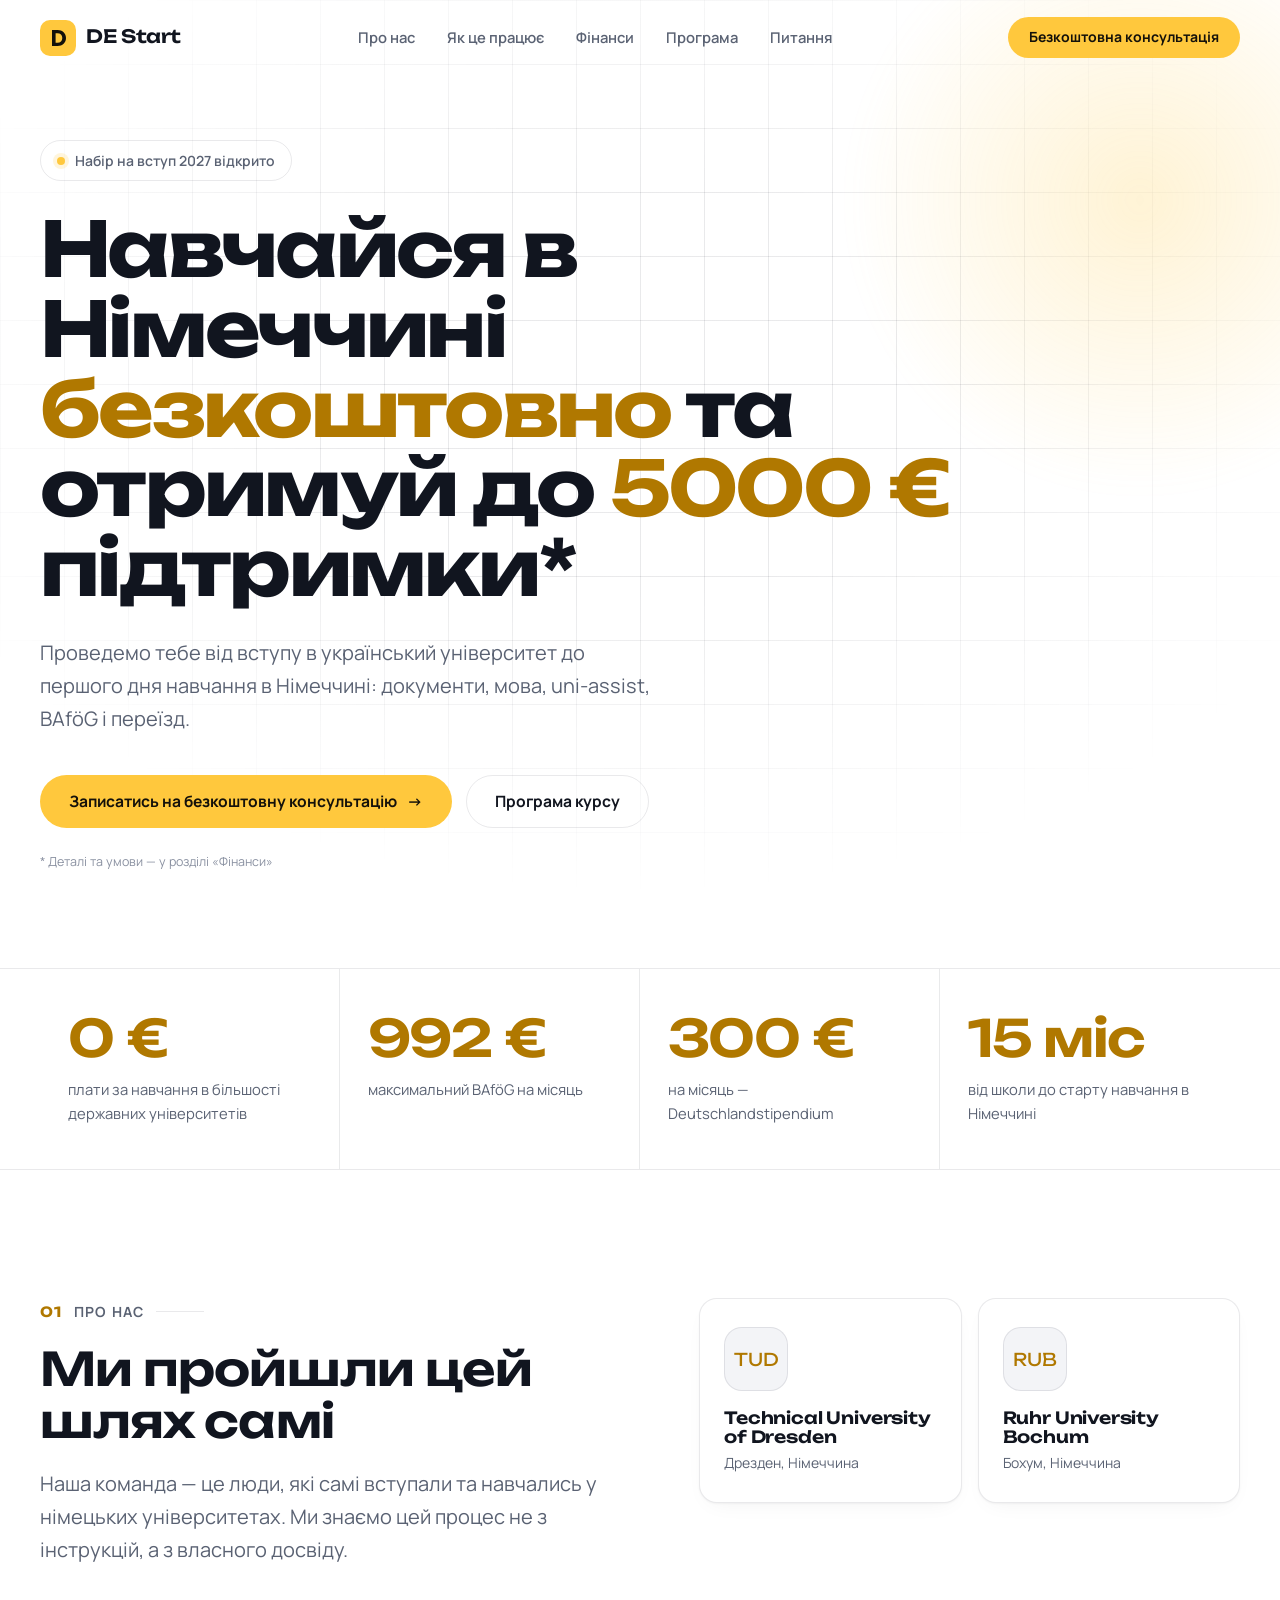
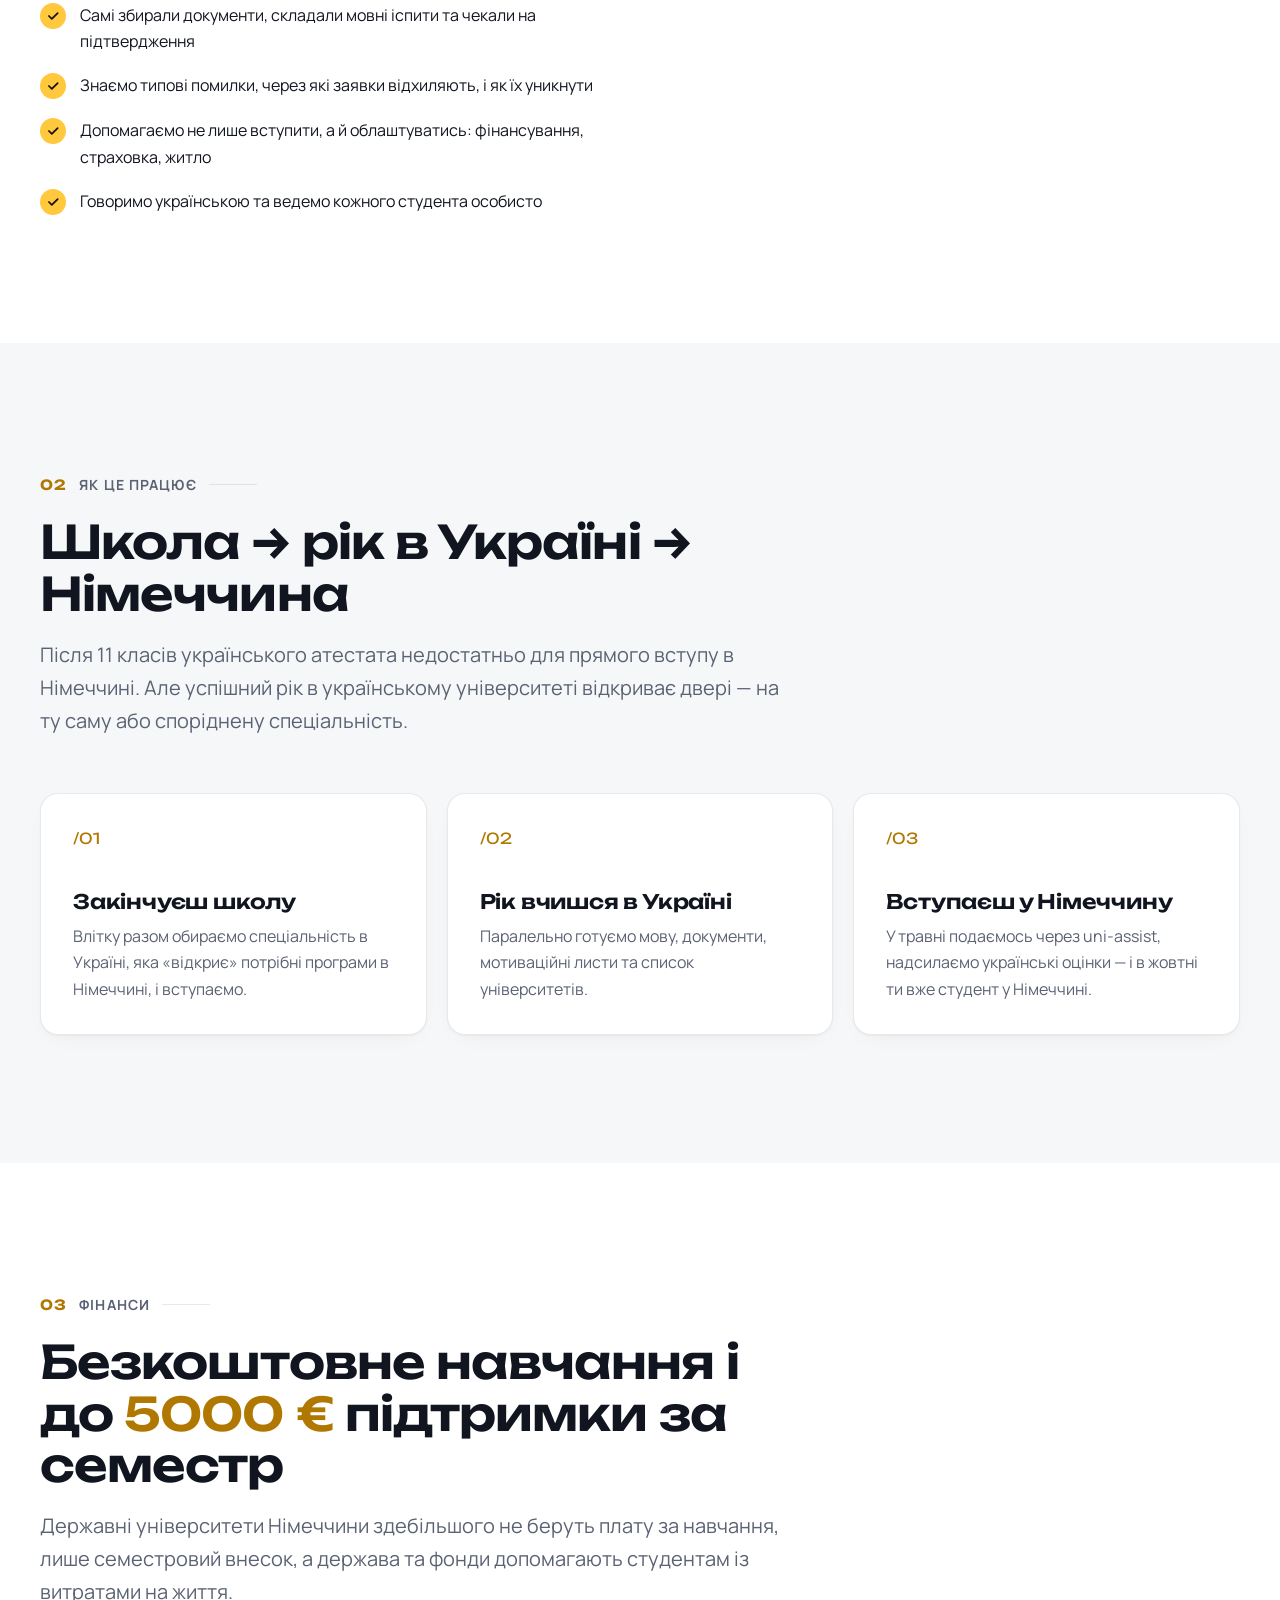
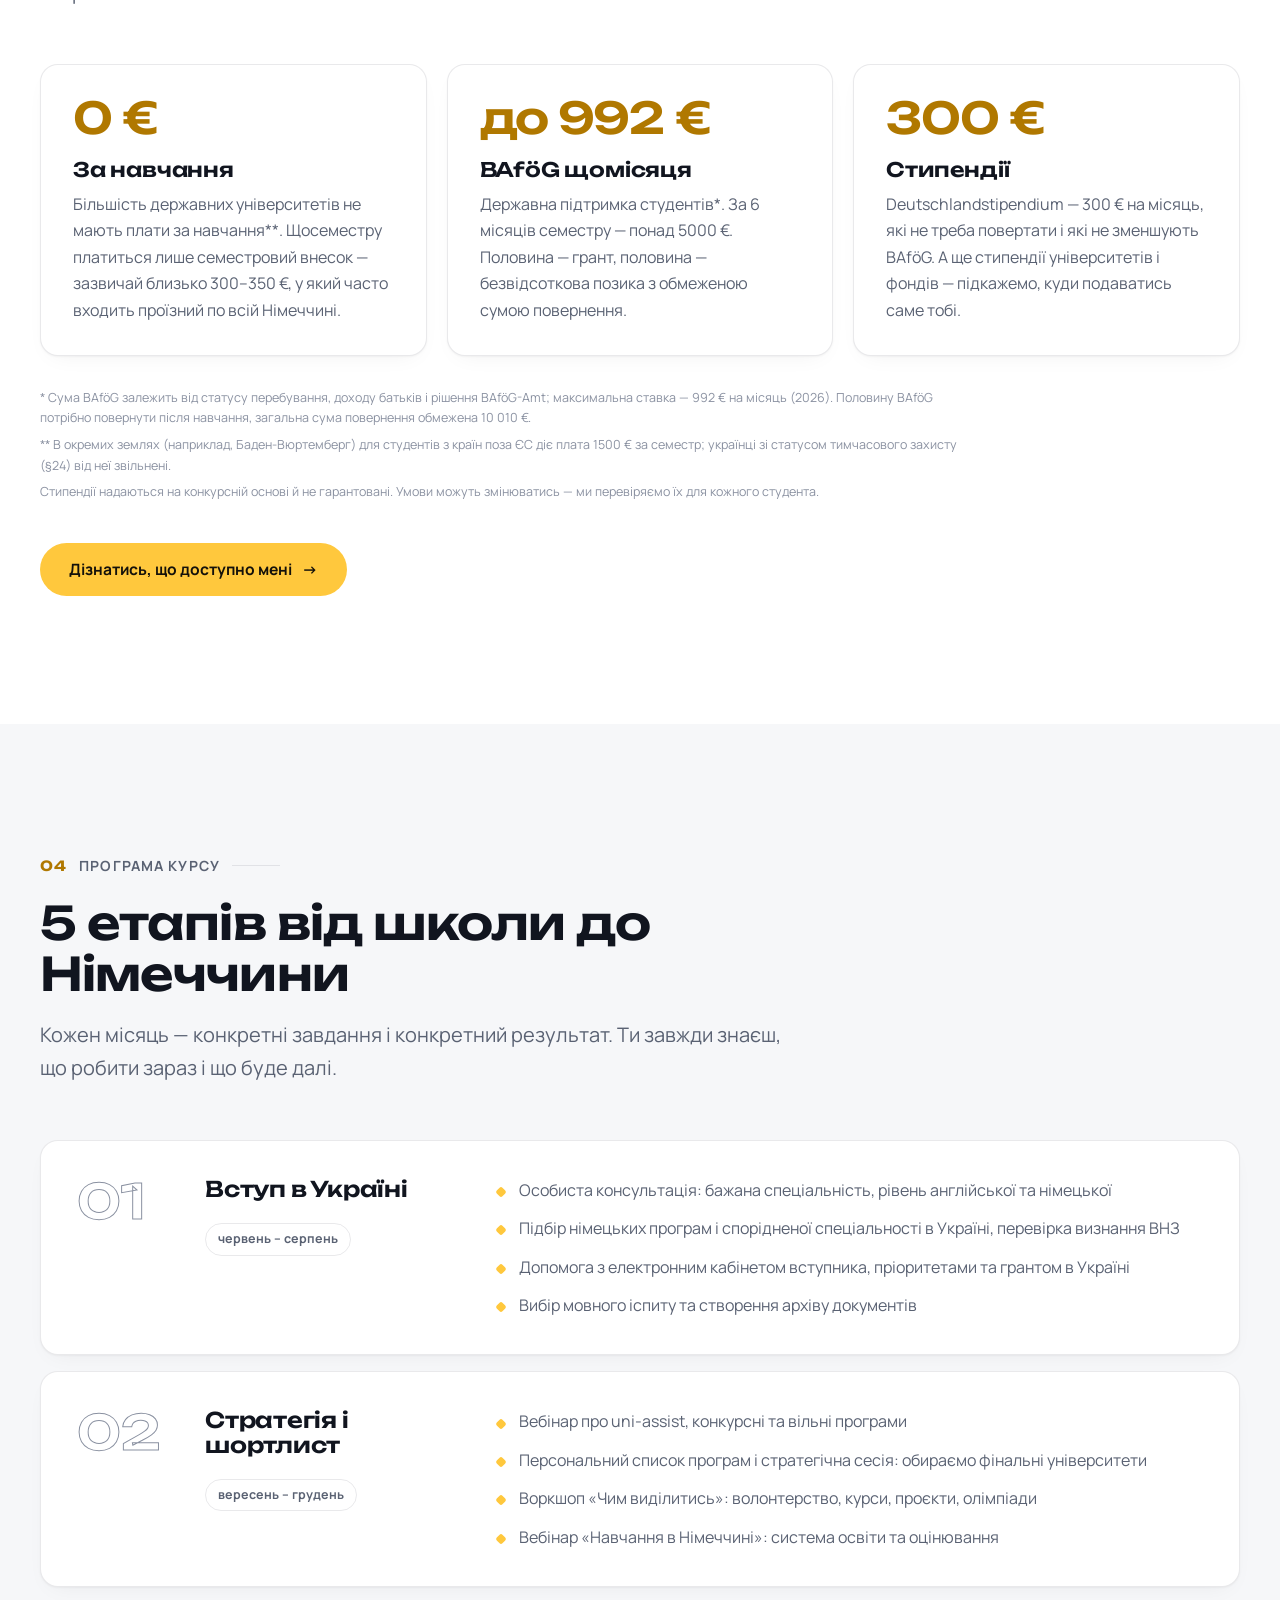
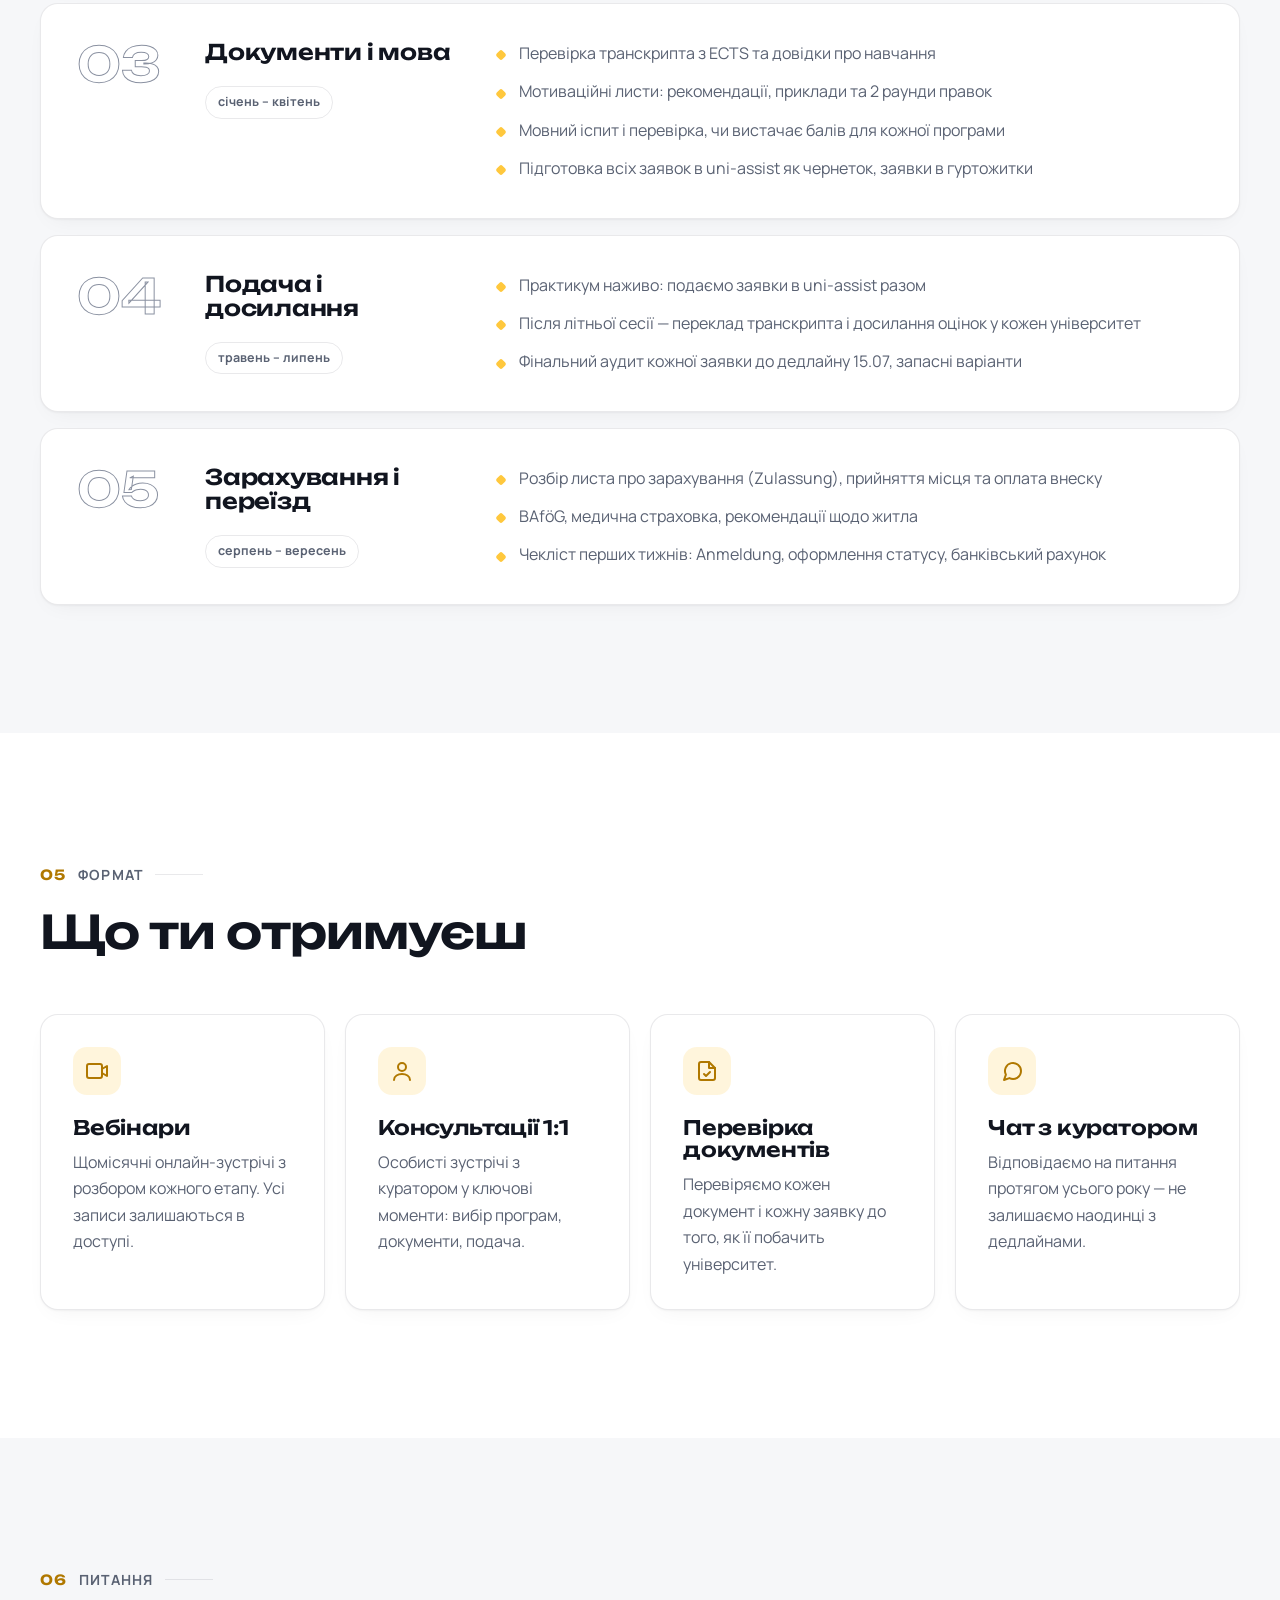
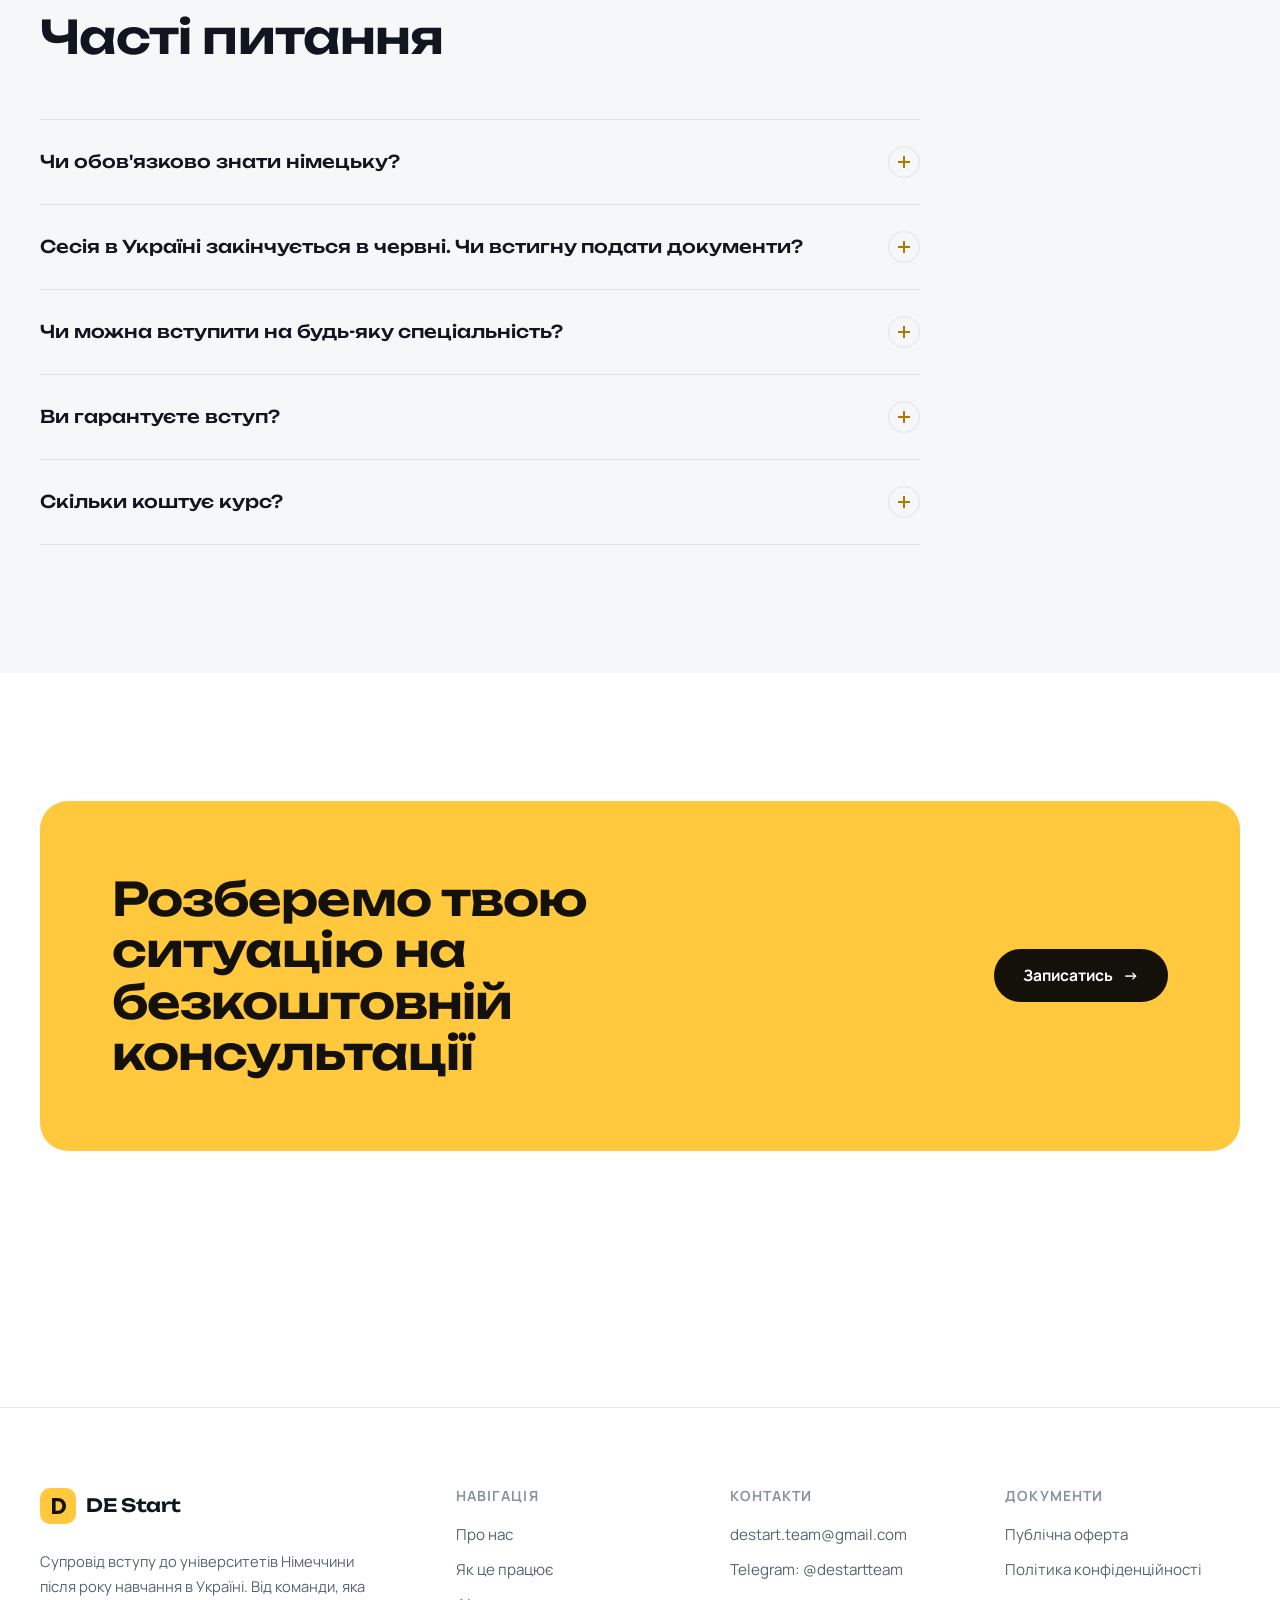
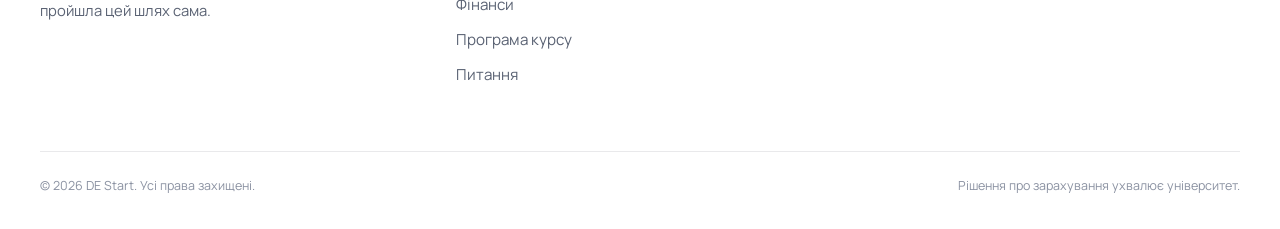
<file: index.html>
<!DOCTYPE html>
<html lang="uk" class="no-js">
<head>
  <meta charset="UTF-8">
  <meta name="viewport" content="width=device-width, initial-scale=1.0">
  <title>DE Start — вступ до університетів Німеччини</title>
  <meta name="description" content="Супровід вступу до німецьких університетів після року навчання в Україні: від вибору спеціальності до переїзду.">
  <meta name="theme-color" content="#ffffff">

  <!-- Open Graph -->
  <meta property="og:title" content="DE Start — вступ до університетів Німеччини">
  <meta property="og:description" content="Навчайся в Німеччині безкоштовно. Супровід від команди, яка пройшла цей шлях сама.">
  <meta property="og:type" content="website">

  <link rel="icon" href="assets/logo.svg" type="image/svg+xml">

  <!-- Fonts -->
  <link rel="preconnect" href="https://fonts.googleapis.com">
  <link rel="preconnect" href="https://fonts.gstatic.com" crossorigin>
  <link href="https://fonts.googleapis.com/css2?family=Manrope:wght@400;500;600;700;800&family=Unbounded:wght@500;600;700&display=swap" rel="stylesheet">

  <!-- Styles -->
  <link rel="stylesheet" href="css/variables.css">
  <link rel="stylesheet" href="css/base.css">
  <link rel="stylesheet" href="css/components.css">
  <link rel="stylesheet" href="css/sections.css">
  <link rel="stylesheet" href="css/responsive.css">
  <link rel="stylesheet" href="css/legal.css">
</head>
<body>

  <!-- ================= HEADER ================= -->
  <header class="header" data-header>
    <div class="container header__inner">
      <a href="#top" class="logo" aria-label="DE Start — на головну">
        <img class="logo__mark" src="assets/logo.svg" alt="" width="36" height="36">
        DE Start
      </a>

      <nav class="nav" id="nav" data-nav aria-label="Головне меню">
        <a class="nav__link" href="#about">Про нас</a>
        <a class="nav__link" href="#how">Як це працює</a>
        <a class="nav__link" href="#money">Фінанси</a>
        <a class="nav__link" href="#program">Програма</a>
        <a class="nav__link" href="#faq">Питання</a>
      </nav>

      <button class="btn btn--primary btn--small header__cta" type="button" data-modal-open>
        Безкоштовна консультація
      </button>

      <button class="burger" type="button" data-burger aria-label="Відкрити меню" aria-controls="nav" aria-expanded="false">
        <span></span>
      </button>
    </div>
  </header>

  <main>

    <!-- ================= HERO ================= -->
    <section class="hero" id="top">
      <div class="hero__grid-bg" aria-hidden="true"></div>
      <div class="hero__glow" aria-hidden="true"></div>

      <div class="container">
        <div class="hero__badge reveal">
          <span class="hero__badge-dot"></span>
          Набір на вступ 2027 відкрито
        </div>

        <h1 class="hero__title reveal">
          Навчайся в Німеччині <span class="text-accent">безкоштовно</span> та отримуй до <span class="text-accent">5000&nbsp;€</span> підтримки*
        </h1>

        <p class="hero__text reveal">
          Проведемо тебе від вступу в український університет до першого дня навчання в Німеччині: документи, мова, uni-assist, BAföG і переїзд.
        </p>

        <div class="hero__actions reveal">
          <button class="btn btn--primary" type="button" data-modal-open>
            Записатись на безкоштовну консультацію
            <span class="btn__arrow" aria-hidden="true">→</span>
          </button>
          <a class="btn btn--outline" href="#program">Програма курсу</a>
        </div>

        <p class="hero__note reveal">* Деталі та умови — у розділі «Фінанси»</p>
      </div>
    </section>

    <!-- ================= STATS ================= -->
    <section class="stats" aria-label="Ключові цифри">
      <div class="container stats__grid">
        <div class="stat reveal">
          <div class="stat__value">0&nbsp;€</div>
          <p class="stat__label">плати за навчання в більшості державних університетів</p>
        </div>
        <div class="stat reveal">
          <div class="stat__value"><span data-count="992" data-suffix="&nbsp;€">992&nbsp;€</span></div>
          <p class="stat__label">максимальний BAföG на місяць</p>
        </div>
        <div class="stat reveal">
          <div class="stat__value"><span data-count="300" data-suffix="&nbsp;€">300&nbsp;€</span></div>
          <p class="stat__label">на місяць — Deutschlandstipendium</p>
        </div>
        <div class="stat reveal">
          <div class="stat__value"><span data-count="15" data-suffix="&nbsp;міс">15&nbsp;міс</span></div>
          <p class="stat__label">від школи до старту навчання в Німеччині</p>
        </div>
      </div>
    </section>

    <!-- ================= ABOUT ================= -->
    <section class="section" id="about">
      <div class="container about__grid">
        <div>
          <div class="label reveal"><span class="label__num">01</span> Про нас</div>
          <h2 class="reveal">Ми пройшли цей шлях самі</h2>
          <p class="lead reveal" style="margin-top:20px">
            Наша команда — це люди, які самі вступали та навчались у німецьких університетах. Ми знаємо цей процес не з інструкцій, а з власного досвіду.
          </p>

          <ul class="checklist">
            <li class="checklist__item reveal">
              <span class="checklist__icon"><svg viewBox="0 0 24 24" fill="none" stroke="currentColor" stroke-width="3" stroke-linecap="round" stroke-linejoin="round"><path d="M5 12l5 5L20 7"/></svg></span>
              Самі збирали документи, складали мовні іспити та чекали на підтвердження
            </li>
            <li class="checklist__item reveal">
              <span class="checklist__icon"><svg viewBox="0 0 24 24" fill="none" stroke="currentColor" stroke-width="3" stroke-linecap="round" stroke-linejoin="round"><path d="M5 12l5 5L20 7"/></svg></span>
              Знаємо типові помилки, через які заявки відхиляють, і як їх уникнути
            </li>
            <li class="checklist__item reveal">
              <span class="checklist__icon"><svg viewBox="0 0 24 24" fill="none" stroke="currentColor" stroke-width="3" stroke-linecap="round" stroke-linejoin="round"><path d="M5 12l5 5L20 7"/></svg></span>
              Допомагаємо не лише вступити, а й облаштуватись: фінансування, страховка, житло
            </li>
            <li class="checklist__item reveal">
              <span class="checklist__icon"><svg viewBox="0 0 24 24" fill="none" stroke="currentColor" stroke-width="3" stroke-linecap="round" stroke-linejoin="round"><path d="M5 12l5 5L20 7"/></svg></span>
              Говоримо українською та ведемо кожного студента особисто
            </li>
          </ul>
        </div>

     
           <div class="team">
          <article class="card member reveal">
            <div class="member__avatar">TUD</div>
            <h3>Technical University of Dresden</h3>
            <p>Дрезден, Німеччина</p>
          </article>
          <article class="card member reveal">
            <div class="member__avatar">RUB</div>
            <h3>Ruhr University Bochum</h3>
            <p>Бохум, Німеччина</p>
          </article>
    
        </div>
      </div>
    </section>

    <!-- ================= HOW IT WORKS ================= -->
    <section class="section section--alt" id="how">
      <div class="container">
        <div class="section-head">
          <div class="label reveal"><span class="label__num">02</span> Як це працює</div>
          <h2 class="reveal">Школа → рік в Україні → Німеччина</h2>
          <p class="lead reveal">Після 11 класів українського атестата недостатньо для прямого вступу в Німеччині. Але успішний рік в українському університеті відкриває двері — на ту саму або споріднену спеціальність.</p>
        </div>

        <div class="steps">
          <article class="card reveal">
            <span class="step__num">/01</span>
            <h3>Закінчуєш школу</h3>
            <p>Влітку разом обираємо спеціальність в Україні, яка «відкриє» потрібні програми в Німеччині, і вступаємо.</p>
          </article>
          <article class="card reveal">
            <span class="step__num">/02</span>
            <h3>Рік вчишся в Україні</h3>
            <p>Паралельно готуємо мову, документи, мотиваційні листи та список університетів.</p>
          </article>
          <article class="card reveal">
            <span class="step__num">/03</span>
            <h3>Вступаєш у Німеччину</h3>
            <p>У травні подаємось через uni-assist, надсилаємо українські оцінки — і в жовтні ти вже студент у Німеччині.</p>
          </article>
        </div>
      </div>
    </section>

    <!-- ================= MONEY ================= -->
    <section class="section" id="money">
      <div class="container">
        <div class="section-head">
          <div class="label reveal"><span class="label__num">03</span> Фінанси</div>
          <h2 class="reveal">Безкоштовне навчання і до <span class="text-accent">5000&nbsp;€</span> підтримки за семестр</h2>
          <p class="lead reveal">Державні університети Німеччини здебільшого не беруть плату за навчання, лише семестровий внесок, а держава та фонди допомагають студентам із витратами на життя.</p>
        </div>

        <div class="money__grid">
          <article class="card reveal">
            <span class="money__value">0&nbsp;€</span>
            <h3>За навчання</h3>
            <p>Більшість державних університетів не мають плати за навчання**. Щосеместру платиться лише семестровий внесок — зазвичай близько 300–350&nbsp;€, у який часто входить проїзний по всій Німеччині.</p>
          </article>
          <article class="card reveal">
            <span class="money__value">до 992&nbsp;€</span>
            <h3>BAföG щомісяця</h3>
            <p>Державна підтримка студентів*. За 6 місяців семестру — понад 5000&nbsp;€. Половина — грант, половина — безвідсоткова позика з обмеженою сумою повернення.</p>
          </article>
          <article class="card reveal">
            <span class="money__value">300&nbsp;€</span>
            <h3>Стипендії</h3>
            <p>Deutschlandstipendium — 300&nbsp;€ на місяць, які не треба повертати і які не зменшують BAföG. А ще стипендії університетів і фондів — підкажемо, куди подаватись саме тобі.</p>
          </article>
        </div>

        <div class="footnotes reveal">
          <p>* Сума BAföG залежить від статусу перебування, доходу батьків і рішення BAföG-Amt; максимальна ставка — 992&nbsp;€ на місяць (2026). Половину BAföG потрібно повернути після навчання, загальна сума повернення обмежена 10&nbsp;010&nbsp;€.</p>
          <p>** В окремих землях (наприклад, Баден-Вюртемберг) для студентів з країн поза ЄС діє плата 1500&nbsp;€ за семестр; українці зі статусом тимчасового захисту (§24) від неї звільнені.</p>
          <p>Стипендії надаються на конкурсній основі й не гарантовані. Умови можуть змінюватись — ми перевіряємо їх для кожного студента.</p>
        </div>

        <div class="money__cta reveal">
          <button class="btn btn--primary" type="button" data-modal-open>
            Дізнатись, що доступно мені <span class="btn__arrow" aria-hidden="true">→</span>
          </button>
        </div>
      </div>
    </section>

    <!-- ================= PROGRAM ================= -->
    <section class="section section--alt" id="program">
      <div class="container">
        <div class="section-head">
          <div class="label reveal"><span class="label__num">04</span> Програма курсу</div>
          <h2 class="reveal">5 етапів від школи до Німеччини</h2>
          <p class="lead reveal">Кожен місяць — конкретні завдання і конкретний результат. Ти завжди знаєш, що робити зараз і що буде далі.</p>
        </div>

        <div class="timeline">
          <article class="card stage reveal">
            <span class="stage__num">01</span>
            <div>
              <h3 class="stage__title">Вступ в Україні</h3>
              <span class="stage__months">червень – серпень</span>
            </div>
            <ul class="stage__list">
              <li>Особиста консультація: бажана спеціальність, рівень англійської та німецької</li>
              <li>Підбір німецьких програм і спорідненої спеціальності в Україні, перевірка визнання ВНЗ</li>
              <li>Допомога з електронним кабінетом вступника, пріоритетами та грантом в Україні</li>
              <li>Вибір мовного іспиту та створення архіву документів</li>
            </ul>
          </article>

          <article class="card stage reveal">
            <span class="stage__num">02</span>
            <div>
              <h3 class="stage__title">Стратегія і шортлист</h3>
              <span class="stage__months">вересень – грудень</span>
            </div>
            <ul class="stage__list">
              <li>Вебінар про uni-assist, конкурсні та вільні програми</li>
              <li>Персональний список програм і стратегічна сесія: обираємо фінальні університети</li>
              <li>Воркшоп «Чим виділитись»: волонтерство, курси, проєкти, олімпіади</li>
              <li>Вебінар «Навчання в Німеччині»: система освіти та оцінювання</li>
            </ul>
          </article>

          <article class="card stage reveal">
            <span class="stage__num">03</span>
            <div>
              <h3 class="stage__title">Документи і мова</h3>
              <span class="stage__months">січень – квітень</span>
            </div>
            <ul class="stage__list">
              <li>Перевірка транскрипта з ECTS та довідки про навчання</li>
              <li>Мотиваційні листи: рекомендації, приклади та 2 раунди правок</li>
              <li>Мовний іспит і перевірка, чи вистачає балів для кожної програми</li>
              <li>Підготовка всіх заявок в uni-assist як чернеток, заявки в гуртожитки</li>
            </ul>
          </article>

          <article class="card stage reveal">
            <span class="stage__num">04</span>
            <div>
              <h3 class="stage__title">Подача і досилання</h3>
              <span class="stage__months">травень – липень</span>
            </div>
            <ul class="stage__list">
              <li>Практикум наживо: подаємо заявки в uni-assist разом</li>
              <li>Після літньої сесії — переклад транскрипта і досилання оцінок у кожен університет</li>
              <li>Фінальний аудит кожної заявки до дедлайну 15.07, запасні варіанти</li>
            </ul>
          </article>

          <article class="card stage reveal">
            <span class="stage__num">05</span>
            <div>
              <h3 class="stage__title">Зарахування і переїзд</h3>
              <span class="stage__months">серпень – вересень</span>
            </div>
            <ul class="stage__list">
              <li>Розбір листа про зарахування (Zulassung), прийняття місця та оплата внеску</li>
              <li>BAföG, медична страховка, рекомендації щодо житла</li>
              <li>Чекліст перших тижнів: Anmeldung, оформлення статусу, банківський рахунок</li>
            </ul>
          </article>
        </div>
      </div>
    </section>

    <!-- ================= FORMAT ================= -->
    <section class="section" id="format">
      <div class="container">
        <div class="section-head">
          <div class="label reveal"><span class="label__num">05</span> Формат</div>
          <h2 class="reveal">Що ти отримуєш</h2>
        </div>

        <div class="format__grid">
          <article class="card reveal">
            <div class="card__icon"><svg viewBox="0 0 24 24" fill="none" stroke="currentColor" stroke-width="2" stroke-linecap="round" stroke-linejoin="round"><rect x="2" y="5" width="15" height="14" rx="2"/><path d="M17 10l5-3v10l-5-3"/></svg></div>
            <h3>Вебінари</h3>
            <p>Щомісячні онлайн-зустрічі з розбором кожного етапу. Усі записи залишаються в доступі.</p>
          </article>
          <article class="card reveal">
            <div class="card__icon"><svg viewBox="0 0 24 24" fill="none" stroke="currentColor" stroke-width="2" stroke-linecap="round" stroke-linejoin="round"><circle cx="12" cy="8" r="4"/><path d="M4 21c0-4 4-6 8-6s8 2 8 6"/></svg></div>
            <h3>Консультації 1:1</h3>
            <p>Особисті зустрічі з куратором у ключові моменти: вибір програм, документи, подача.</p>
          </article>
          <article class="card reveal">
            <div class="card__icon"><svg viewBox="0 0 24 24" fill="none" stroke="currentColor" stroke-width="2" stroke-linecap="round" stroke-linejoin="round"><path d="M14 3H6a2 2 0 0 0-2 2v14a2 2 0 0 0 2 2h12a2 2 0 0 0 2-2V9z"/><path d="M14 3v6h6"/><path d="M9 15l2 2 4-4"/></svg></div>
            <h3>Перевірка документів</h3>
            <p>Перевіряємо кожен документ і кожну заявку до того, як її побачить університет.</p>
          </article>
          <article class="card reveal">
            <div class="card__icon"><svg viewBox="0 0 24 24" fill="none" stroke="currentColor" stroke-width="2" stroke-linecap="round" stroke-linejoin="round"><path d="M21 12a8 8 0 0 1-11.6 7.1L4 21l1.9-5.4A8 8 0 1 1 21 12z"/></svg></div>
            <h3>Чат з куратором</h3>
            <p>Відповідаємо на питання протягом усього року — не залишаємо наодинці з дедлайнами.</p>
          </article>
        </div>
      </div>
    </section>

    <!-- ================= FAQ ================= -->
    <section class="section section--alt" id="faq">
      <div class="container">
        <div class="section-head">
          <div class="label reveal"><span class="label__num">06</span> Питання</div>
          <h2 class="reveal">Часті питання</h2>
        </div>

        <div class="faq reveal">
          <div class="faq__item" data-faq-item>
            <button class="faq__question" type="button" data-faq-toggle aria-expanded="false">
              Чи обов'язково знати німецьку?
              <span class="faq__icon" aria-hidden="true"></span>
            </button>
            <div class="faq__answer"><div class="faq__answer-inner">
              <p>Не завжди. Є англомовні програми, де для вступу достатньо англійської рівня B2, а німецьку вивчають уже під час навчання. Для німецькомовних програм зазвичай потрібен рівень C1. На консультації підберемо варіанти під твій рівень.</p>
            </div></div>
          </div>

          <div class="faq__item" data-faq-item>
            <button class="faq__question" type="button" data-faq-toggle aria-expanded="false">
              Сесія в Україні закінчується в червні. Чи встигну подати документи?
              <span class="faq__icon" aria-hidden="true"></span>
            </button>
            <div class="faq__answer"><div class="faq__answer-inner">
              <p>Так. Ми свідомо обираємо університети з пізнішими дедлайнами — 15 липня і пізніше — і ще восени зв'язуємось з ними, щоб уточнити всі умови подачі. До червня всі документи вже готові, тож після сесії залишається лише додати оцінки за рік і відправити заявки. У крайньому випадку переносимо вступ на наступний семестр — вартість курсу при цьому не збільшується.</p>
            </div></div>
          </div>

          <div class="faq__item" data-faq-item>
            <button class="faq__question" type="button" data-faq-toggle aria-expanded="false">
              Чи можна вступити на будь-яку спеціальність?
              <span class="faq__icon" aria-hidden="true"></span>
            </button>
            <div class="faq__answer"><div class="faq__answer-inner">
              <p>Рік навчання в Україні відкриває доступ до тієї самої або спорідненої спеціальності. Тому ми обираємо українську спеціальність одразу під твої цільові програми в Німеччині.</p>
            </div></div>
          </div>

          <div class="faq__item" data-faq-item>
            <button class="faq__question" type="button" data-faq-toggle aria-expanded="false">
              Ви гарантуєте вступ?
              <span class="faq__icon" aria-hidden="true"></span>
            </button>
            <div class="faq__answer"><div class="faq__answer-inner">
              <p>Рішення про зарахування ухвалює університет. Ми гарантуємо повний супровід, перевірку всіх документів і стратегію подачі, яка максимізує твої шанси.</p>
            </div></div>
          </div>

          <div class="faq__item" data-faq-item>
            <button class="faq__question" type="button" data-faq-toggle aria-expanded="false">
              Скільки коштує курс?
              <span class="faq__icon" aria-hidden="true"></span>
            </button>
            <div class="faq__answer"><div class="faq__answer-inner">
              <p>Є кілька тарифів — від самостійного проходження з вебінарами до повного супроводу «під ключ». Деталі розповімо на безкоштовній консультації.</p>
            </div></div>
          </div>
        </div>
      </div>
    </section>

    <!-- ================= CTA ================= -->
    <section class="section">
      <div class="container">
        <div class="cta reveal">
          <h2 class="cta__title">Розберемо твою ситуацію на безкоштовній консультації</h2>
          <button class="btn btn--dark" type="button" data-modal-open>
            Записатись <span class="btn__arrow" aria-hidden="true">→</span>
          </button>
        </div>
      </div>
    </section>

  </main>

  <!-- ================= FOOTER ================= -->
  <footer class="footer">
    <div class="container">
      <div class="footer__grid">
        <div>
          <a href="#top" class="logo">
            <img class="logo__mark" src="assets/logo.svg" alt="" width="36" height="36">
            DE Start
          </a>
          <p class="footer__about">Супровід вступу до університетів Німеччини після року навчання в Україні. Від команди, яка пройшла цей шлях сама.</p>
        </div>

        <div>
          <h4 class="footer__title">Навігація</h4>
          <ul class="footer__list">
            <li><a href="#about">Про нас</a></li>
            <li><a href="#how">Як це працює</a></li>
            <li><a href="#money">Фінанси</a></li>
            <li><a href="#program">Програма курсу</a></li>
            <li><a href="#faq">Питання</a></li>
          </ul>
        </div>

        <div>
          <h4 class="footer__title">Контакти</h4>
          <ul class="footer__list">
            <li><a href="mailto:destart.team@gmail.com">destart.team@gmail.com</a></li>
            <li><a href="https://t.me/destartteam" target="_blank" rel="noopener">Telegram: @destartteam</a></li>
          </ul>
        </div>

        <div>
          <h4 class="footer__title">Документи</h4>
          <ul class="footer__list">
            <li><a href="oferta.html">Публічна оферта</a></li>
            <li><a href="privacy.html">Політика конфіденційності</a></li>
          </ul>
        </div>
      </div>

      <div class="footer__bottom">
        <span>© <span data-year>2026</span> DE Start. Усі права захищені.</span>
        <span>Рішення про зарахування ухвалює університет.</span>
      </div>
    </div>
  </footer>

  <!-- ================= MODAL ================= -->
  <div class="modal" data-modal role="dialog" aria-modal="true" aria-labelledby="modal-title" aria-hidden="true">
    <div class="modal__dialog">
      <button class="modal__close" type="button" data-modal-close aria-label="Закрити">×</button>

      <form class="modal__form" data-lead-form novalidate>
        <h3 class="modal__title" id="modal-title">Безкоштовна консультація</h3>
        <p class="modal__text">Залиш контакти — ми зателефонуємо, розберемо твою ситуацію і підберемо варіанти навчання в Німеччині.</p>

        <div class="field-row">
          <div class="field">
            <label class="field__label" for="firstName">Ім'я</label>
            <input class="field__input" id="firstName" name="firstName" type="text" autocomplete="given-name" placeholder="Олена" data-validate="required">
            <p class="field__error">Вкажи ім'я</p>
          </div>
          <div class="field">
            <label class="field__label" for="lastName">Прізвище</label>
            <input class="field__input" id="lastName" name="lastName" type="text" autocomplete="family-name" placeholder="Коваленко" data-validate="required">
            <p class="field__error">Вкажи прізвище</p>
          </div>
        </div>

        <div class="field">
          <label class="field__label" for="phone">Номер телефону</label>
          <input class="field__input" id="phone" name="phone" type="tel" autocomplete="tel" inputmode="tel" placeholder="+380 XX XXX XX XX" data-validate="required phone">
          <p class="field__error">Вкажи коректний номер телефону</p>
        </div>

        <div class="field">
          <label class="field__label" for="specialty">Спеціальність, на якій хочеш навчатись</label>
          <input class="field__input" id="specialty" name="specialty" type="text" list="specialties" placeholder="Наприклад: інформатика" data-validate="required">
          <datalist id="specialties">
            <option value="Інформатика / IT">
            <option value="Менеджмент / економіка">
            <option value="Інженерія">
            <option value="Філологія / лінгвістика">
            <option value="Психологія">
            <option value="Дизайн">
            <option value="Ще не визначився(-лась)">
          </datalist>
          <p class="field__error">Вкажи спеціальність або напиши «ще не визначився»</p>
        </div>

        <!-- Захист від ботів: поле-пастка. Людина його не бачить, бот заповнює. -->
        <div class="hp-field" aria-hidden="true">
          <input name="website" type="text" tabindex="-1" autocomplete="off">
        </div>

        <label class="checkbox">
          <input type="checkbox" name="consent" data-consent>
          <span>Погоджуюсь на обробку персональних даних для зв'язку зі мною згідно з <a href="privacy.html" target="_blank">Політикою конфіденційності</a></span>
        </label>

        <button class="btn btn--primary btn--block" type="submit">Записатись на консультацію</button>
      </form>

      <div class="modal__success" role="status">
        <div class="modal__success-icon">
          <svg viewBox="0 0 24 24" fill="none" stroke="currentColor" stroke-width="3" stroke-linecap="round" stroke-linejoin="round"><path d="M5 12l5 5L20 7"/></svg>
        </div>
        <h3 class="modal__title" style="padding:0">Дякуємо!</h3>
        <p class="modal__text">Заявку отримано. Ми зв'яжемося з тобою найближчим часом.</p>
        <button class="btn btn--outline" type="button" data-modal-close>Закрити</button>
      </div>
    </div>
  </div>

  <!-- ================= SCRIPTS (порядок важливий) ================= -->
  <script src="js/config.js" defer></script>
  <script src="js/header.js" defer></script>
  <script src="js/modal.js" defer></script>
  <script src="js/form.js" defer></script>
  <script src="js/faq.js" defer></script>
  <script src="js/animations.js" defer></script>
  <script src="js/main.js" defer></script>
</body>
</html>
</file>
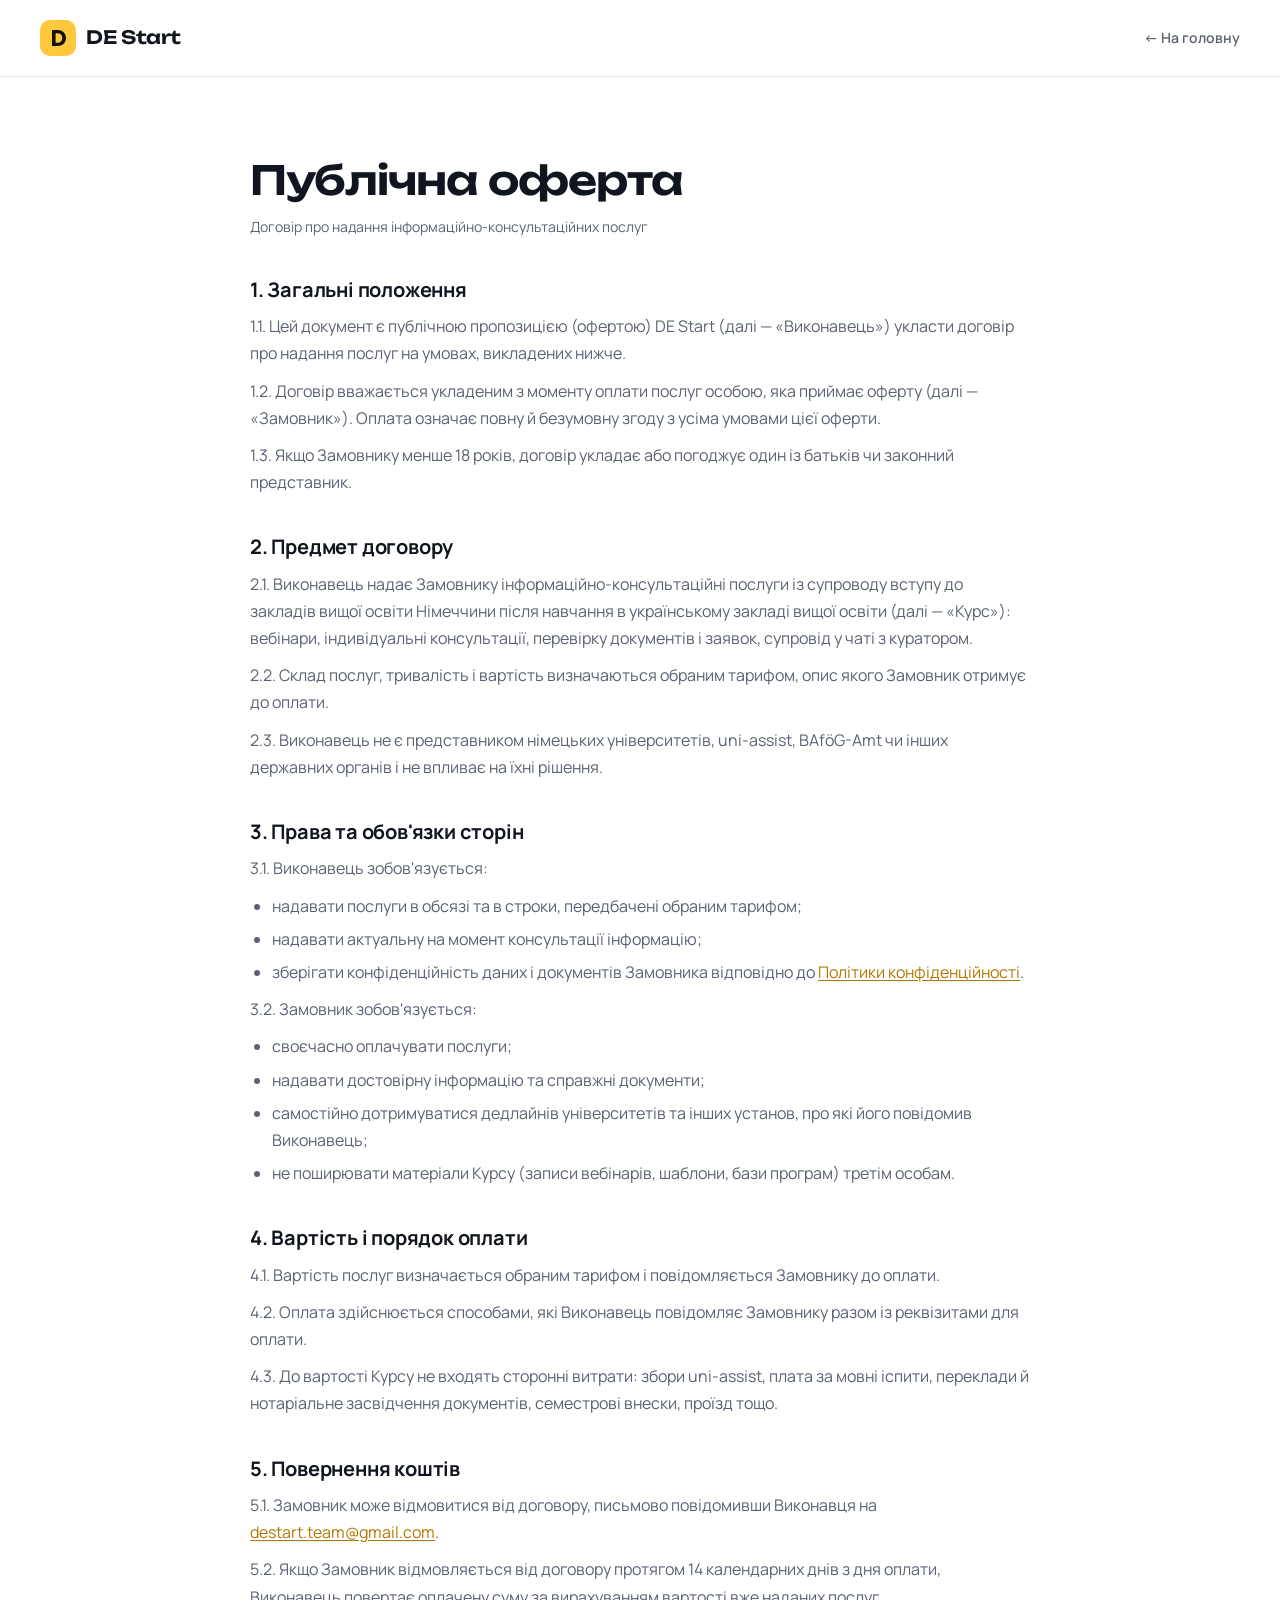
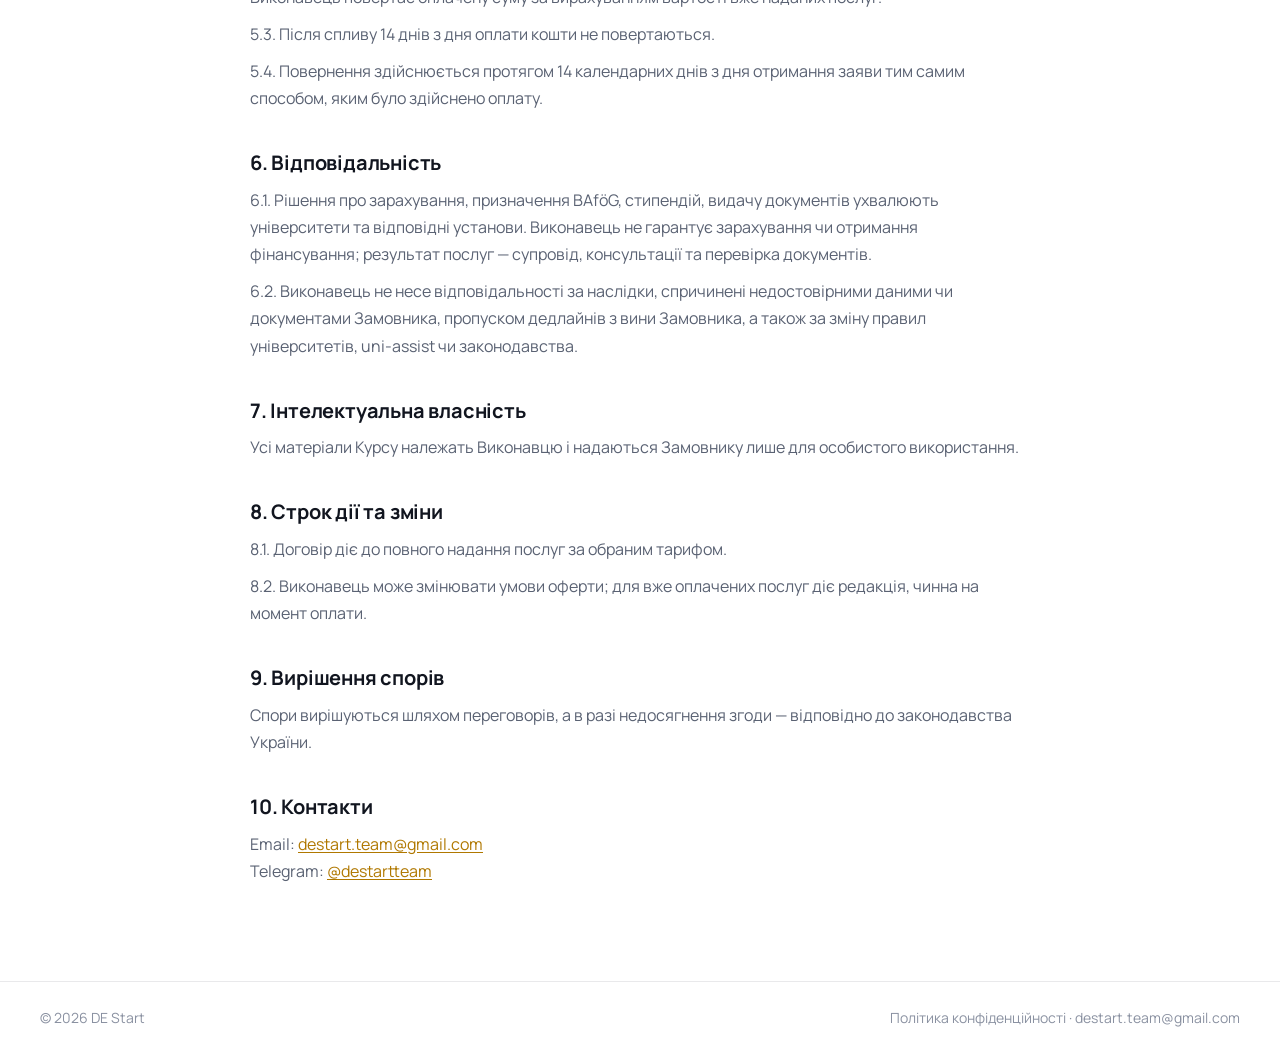
<file: oferta.html>
<!DOCTYPE html>
<html lang="uk">
<head>
  <meta charset="UTF-8">
  <meta name="viewport" content="width=device-width, initial-scale=1.0">
  <title>Публічна оферта — DE Start</title>
  <meta name="robots" content="noindex">
  <link rel="icon" href="assets/logo.svg" type="image/svg+xml">

  <link rel="preconnect" href="https://fonts.googleapis.com">
  <link rel="preconnect" href="https://fonts.gstatic.com" crossorigin>
  <link href="https://fonts.googleapis.com/css2?family=Manrope:wght@400;500;600;700;800&family=Unbounded:wght@500;600;700&display=swap" rel="stylesheet">

  <link rel="stylesheet" href="css/variables.css">
  <link rel="stylesheet" href="css/base.css">
  <link rel="stylesheet" href="css/components.css">
  <link rel="stylesheet" href="css/sections.css">
  <link rel="stylesheet" href="css/legal.css">
</head>
<body>

  <header class="legal-header">
    <div class="container legal-header__inner">
      <a href="index.html" class="logo">
        <img class="logo__mark" src="assets/logo.svg" alt="" width="36" height="36">
        DE Start
      </a>
      <a class="legal-header__back" href="index.html">← На головну</a>
    </div>
  </header>

  <main class="container">
    <article class="legal">
      <h1>Публічна оферта</h1>
      <p class="legal__date">Договір про надання інформаційно-консультаційних послуг</p>

      <h2>1. Загальні положення</h2>
      <p>1.1. Цей документ є публічною пропозицією (офертою) DE Start (далі — «Виконавець») укласти договір про надання послуг на умовах, викладених нижче.</p>
      <p>1.2. Договір вважається укладеним з моменту оплати послуг особою, яка приймає оферту (далі — «Замовник»). Оплата означає повну й безумовну згоду з усіма умовами цієї оферти.</p>
      <p>1.3. Якщо Замовнику менше 18 років, договір укладає або погоджує один із батьків чи законний представник.</p>

      <h2>2. Предмет договору</h2>
      <p>2.1. Виконавець надає Замовнику інформаційно-консультаційні послуги із супроводу вступу до закладів вищої освіти Німеччини після навчання в українському закладі вищої освіти (далі — «Курс»): вебінари, індивідуальні консультації, перевірку документів і заявок, супровід у чаті з куратором.</p>
      <p>2.2. Склад послуг, тривалість і вартість визначаються обраним тарифом, опис якого Замовник отримує до оплати.</p>
      <p>2.3. Виконавець не є представником німецьких університетів, uni-assist, BAföG-Amt чи інших державних органів і не впливає на їхні рішення.</p>

      <h2>3. Права та обов'язки сторін</h2>
      <p>3.1. Виконавець зобов'язується:</p>
      <ul>
        <li>надавати послуги в обсязі та в строки, передбачені обраним тарифом;</li>
        <li>надавати актуальну на момент консультації інформацію;</li>
        <li>зберігати конфіденційність даних і документів Замовника відповідно до <a href="privacy.html">Політики конфіденційності</a>.</li>
      </ul>
      <p>3.2. Замовник зобов'язується:</p>
      <ul>
        <li>своєчасно оплачувати послуги;</li>
        <li>надавати достовірну інформацію та справжні документи;</li>
        <li>самостійно дотримуватися дедлайнів університетів та інших установ, про які його повідомив Виконавець;</li>
        <li>не поширювати матеріали Курсу (записи вебінарів, шаблони, бази програм) третім особам.</li>
      </ul>

      <h2>4. Вартість і порядок оплати</h2>
      <p>4.1. Вартість послуг визначається обраним тарифом і повідомляється Замовнику до оплати.</p>
      <p>4.2. Оплата здійснюється способами, які Виконавець повідомляє Замовнику разом із реквізитами для оплати.</p>
      <p>4.3. До вартості Курсу не входять сторонні витрати: збори uni-assist, плата за мовні іспити, переклади й нотаріальне засвідчення документів, семестрові внески, проїзд тощо.</p>

      <h2>5. Повернення коштів</h2>
      <p>5.1. Замовник може відмовитися від договору, письмово повідомивши Виконавця на <a href="mailto:destart.team@gmail.com">destart.team@gmail.com</a>.</p>
      <p>5.2. Якщо Замовник відмовляється від договору протягом 14 календарних днів з дня оплати, Виконавець повертає оплачену суму за вирахуванням вартості вже наданих послуг.</p>
      <p>5.3. Після спливу 14 днів з дня оплати кошти не повертаються.</p>
      <p>5.4. Повернення здійснюється протягом 14 календарних днів з дня отримання заяви тим самим способом, яким було здійснено оплату.</p>

      <h2>6. Відповідальність</h2>
      <p>6.1. Рішення про зарахування, призначення BAföG, стипендій, видачу документів ухвалюють університети та відповідні установи. Виконавець не гарантує зарахування чи отримання фінансування; результат послуг — супровід, консультації та перевірка документів.</p>
      <p>6.2. Виконавець не несе відповідальності за наслідки, спричинені недостовірними даними чи документами Замовника, пропуском дедлайнів з вини Замовника, а також за зміну правил університетів, uni-assist чи законодавства.</p>

      <h2>7. Інтелектуальна власність</h2>
      <p>Усі матеріали Курсу належать Виконавцю і надаються Замовнику лише для особистого використання.</p>

      <h2>8. Строк дії та зміни</h2>
      <p>8.1. Договір діє до повного надання послуг за обраним тарифом.</p>
      <p>8.2. Виконавець може змінювати умови оферти; для вже оплачених послуг діє редакція, чинна на момент оплати.</p>

      <h2>9. Вирішення спорів</h2>
      <p>Спори вирішуються шляхом переговорів, а в разі недосягнення згоди — відповідно до законодавства України.</p>

      <h2>10. Контакти</h2>
      <p>Email: <a href="mailto:destart.team@gmail.com">destart.team@gmail.com</a><br>Telegram: <a href="https://t.me/destartteam" target="_blank" rel="noopener">@destartteam</a></p>
    </article>
  </main>

  <footer class="legal-footer">
    <div class="container legal-footer__inner">
      <span>© 2026 DE Start</span>
      <span><a href="privacy.html">Політика конфіденційності</a> · <a href="mailto:destart.team@gmail.com">destart.team@gmail.com</a></span>
    </div>
  </footer>

</body>
</html>
</file>
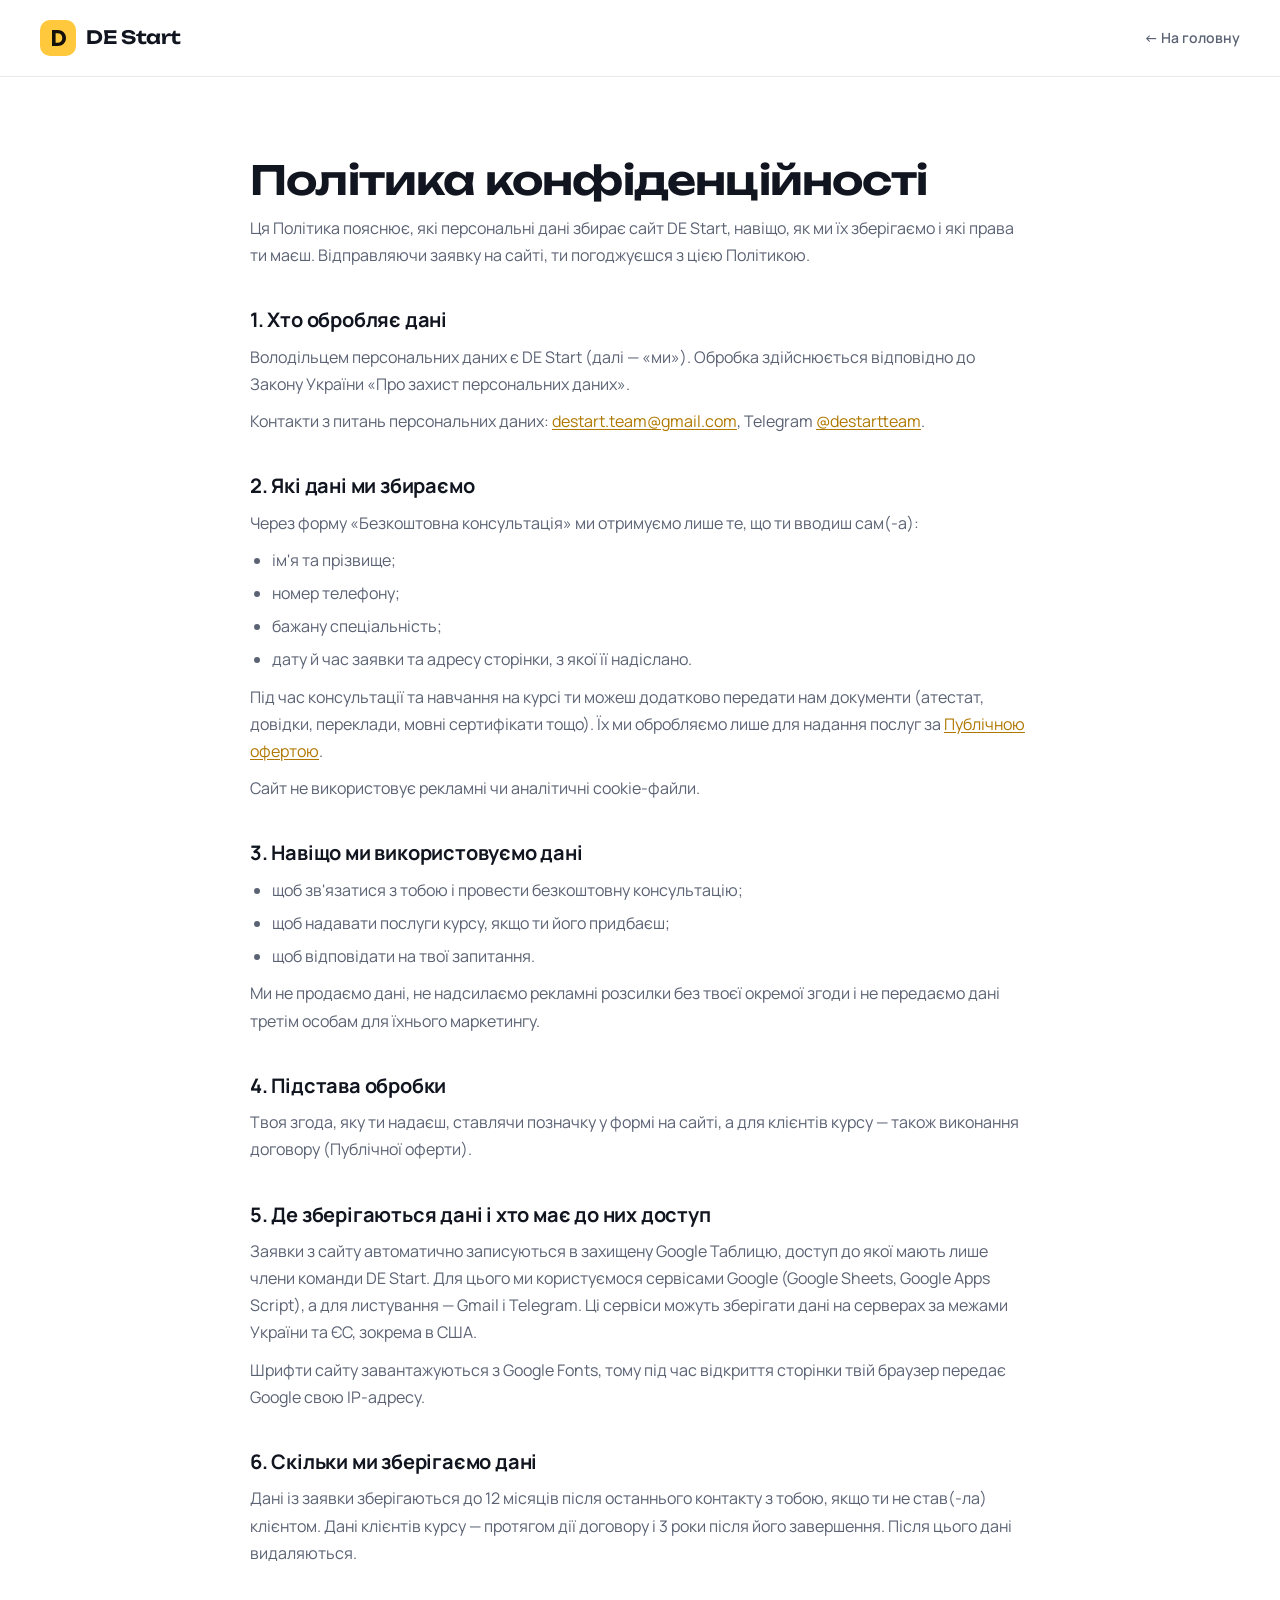
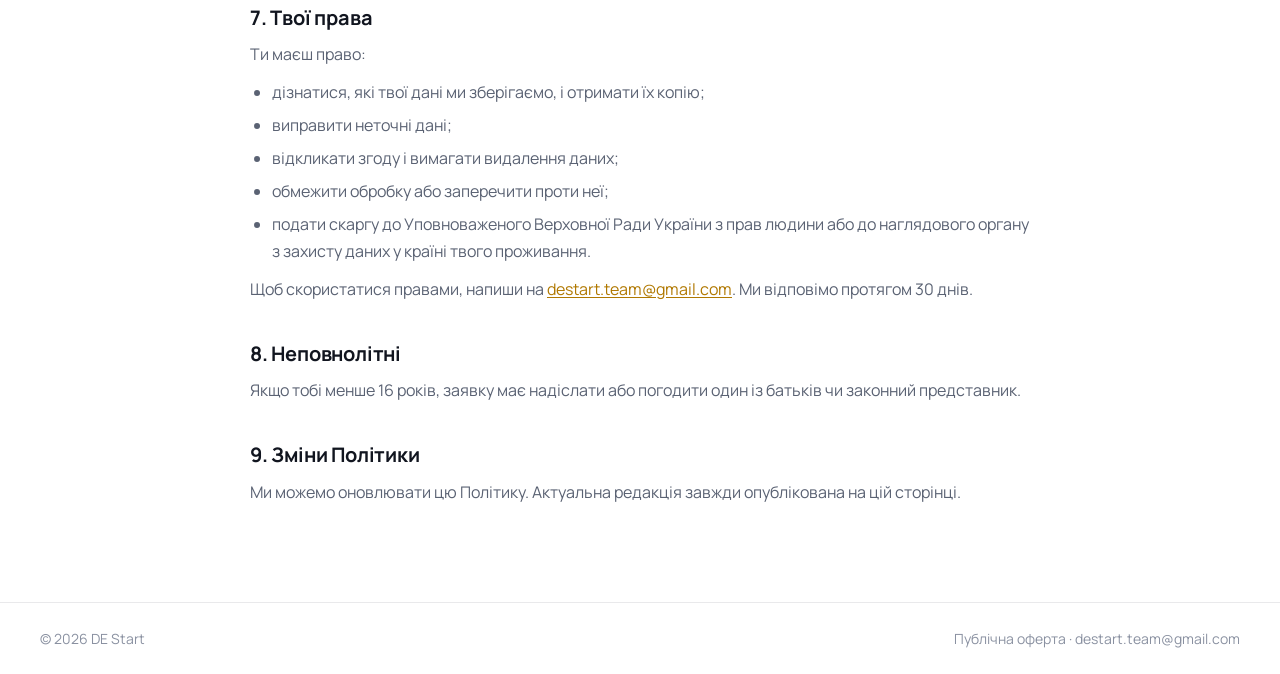
<file: privacy.html>
<!DOCTYPE html>
<html lang="uk">
<head>
  <meta charset="UTF-8">
  <meta name="viewport" content="width=device-width, initial-scale=1.0">
  <title>Політика конфіденційності — DE Start</title>
  <meta name="robots" content="noindex">
  <link rel="icon" href="assets/logo.svg" type="image/svg+xml">

  <link rel="preconnect" href="https://fonts.googleapis.com">
  <link rel="preconnect" href="https://fonts.gstatic.com" crossorigin>
  <link href="https://fonts.googleapis.com/css2?family=Manrope:wght@400;500;600;700;800&family=Unbounded:wght@500;600;700&display=swap" rel="stylesheet">

  <link rel="stylesheet" href="css/variables.css">
  <link rel="stylesheet" href="css/base.css">
  <link rel="stylesheet" href="css/components.css">
  <link rel="stylesheet" href="css/sections.css">
  <link rel="stylesheet" href="css/legal.css">
</head>
<body>

  <header class="legal-header">
    <div class="container legal-header__inner">
      <a href="index.html" class="logo">
        <img class="logo__mark" src="assets/logo.svg" alt="" width="36" height="36">
        DE Start
      </a>
      <a class="legal-header__back" href="index.html">← На головну</a>
    </div>
  </header>

  <main class="container">
    <article class="legal">
      <h1>Політика конфіденційності</h1>
      <p>Ця Політика пояснює, які персональні дані збирає сайт DE Start, навіщо, як ми їх зберігаємо і які права ти маєш. Відправляючи заявку на сайті, ти погоджуєшся з цією Політикою.</p>

      <h2>1. Хто обробляє дані</h2>
      <p>Володільцем персональних даних є DE Start (далі — «ми»). Обробка здійснюється відповідно до Закону України «Про захист персональних даних».</p>
      <p>Контакти з питань персональних даних: <a href="mailto:destart.team@gmail.com">destart.team@gmail.com</a>, Telegram <a href="https://t.me/destartteam" target="_blank" rel="noopener">@destartteam</a>.</p>

      <h2>2. Які дані ми збираємо</h2>
      <p>Через форму «Безкоштовна консультація» ми отримуємо лише те, що ти вводиш сам(-а):</p>
      <ul>
        <li>ім'я та прізвище;</li>
        <li>номер телефону;</li>
        <li>бажану спеціальність;</li>
        <li>дату й час заявки та адресу сторінки, з якої її надіслано.</li>
      </ul>
      <p>Під час консультації та навчання на курсі ти можеш додатково передати нам документи (атестат, довідки, переклади, мовні сертифікати тощо). Їх ми обробляємо лише для надання послуг за <a href="oferta.html">Публічною офертою</a>.</p>
      <p>Сайт не використовує рекламні чи аналітичні cookie-файли.</p>

      <h2>3. Навіщо ми використовуємо дані</h2>
      <ul>
        <li>щоб зв'язатися з тобою і провести безкоштовну консультацію;</li>
        <li>щоб надавати послуги курсу, якщо ти його придбаєш;</li>
        <li>щоб відповідати на твої запитання.</li>
      </ul>
      <p>Ми не продаємо дані, не надсилаємо рекламні розсилки без твоєї окремої згоди і не передаємо дані третім особам для їхнього маркетингу.</p>

      <h2>4. Підстава обробки</h2>
      <p>Твоя згода, яку ти надаєш, ставлячи позначку у формі на сайті, а для клієнтів курсу — також виконання договору (Публічної оферти).</p>

      <h2>5. Де зберігаються дані і хто має до них доступ</h2>
      <p>Заявки з сайту автоматично записуються в захищену Google Таблицю, доступ до якої мають лише члени команди DE Start. Для цього ми користуємося сервісами Google (Google Sheets, Google Apps Script), а для листування — Gmail і Telegram. Ці сервіси можуть зберігати дані на серверах за межами України та ЄС, зокрема в США.</p>
      <p>Шрифти сайту завантажуються з Google Fonts, тому під час відкриття сторінки твій браузер передає Google свою IP-адресу.</p>

      <h2>6. Скільки ми зберігаємо дані</h2>
      <p>Дані із заявки зберігаються до 12 місяців після останнього контакту з тобою, якщо ти не став(-ла) клієнтом. Дані клієнтів курсу — протягом дії договору і 3 роки після його завершення. Після цього дані видаляються.</p>

      <h2>7. Твої права</h2>
      <p>Ти маєш право:</p>
      <ul>
        <li>дізнатися, які твої дані ми зберігаємо, і отримати їх копію;</li>
        <li>виправити неточні дані;</li>
        <li>відкликати згоду і вимагати видалення даних;</li>
        <li>обмежити обробку або заперечити проти неї;</li>
        <li>подати скаргу до Уповноваженого Верховної Ради України з прав людини або до наглядового органу з захисту даних у країні твого проживання.</li>
      </ul>
      <p>Щоб скористатися правами, напиши на <a href="mailto:destart.team@gmail.com">destart.team@gmail.com</a>. Ми відповімо протягом 30 днів.</p>

      <h2>8. Неповнолітні</h2>
      <p>Якщо тобі менше 16 років, заявку має надіслати або погодити один із батьків чи законний представник.</p>

      <h2>9. Зміни Політики</h2>
      <p>Ми можемо оновлювати цю Політику. Актуальна редакція завжди опублікована на цій сторінці.</p>
    </article>
  </main>

  <footer class="legal-footer">
    <div class="container legal-footer__inner">
      <span>© 2026 DE Start</span>
      <span><a href="oferta.html">Публічна оферта</a> · <a href="mailto:destart.team@gmail.com">destart.team@gmail.com</a></span>
    </div>
  </footer>

</body>
</html>
</file>
<file: css/variables.css>
:root {
  /* Colors — світла тема */
  --color-bg:          #ffffff;
  --color-bg-alt:      #f6f7f9;
  --color-surface:     #ffffff;
  --color-surface-2:   #f3f4f7;
  --color-border:      rgba(15, 20, 35, 0.09);
  --color-border-hover:rgba(214, 150, 0, 0.45);

  --color-text:        #11151f;
  --color-text-muted:  #5a6273;
  --color-text-dim:    #8a91a1;

  /* Жовтий — для кнопок і фонів; темніший — для тексту на білому (читабельність) */
  --color-accent:      #ffc83d;
  --color-accent-hover:#ffbb14;
  --color-accent-ink:  #14110a;
  --color-accent-text: #b07800;
  --color-accent-soft: rgba(255, 200, 61, 0.18);

  --color-header-bg:   rgba(255, 255, 255, 0.88);

  --color-error:       #d93636;

  /* Typography */
  --font-display: 'Unbounded', 'Manrope', system-ui, sans-serif;
  --font-body:    'Manrope', system-ui, -apple-system, 'Segoe UI', sans-serif;

  --fs-hero:  clamp(2.25rem, 6vw, 4.75rem);
  --fs-h2:    clamp(1.75rem, 3.6vw, 3rem);
  --fs-h3:    1.25rem;
  --fs-lead:  clamp(1.05rem, 1.6vw, 1.25rem);
  --fs-body:  1rem;
  --fs-small: 0.875rem;
  --fs-tiny:  0.78rem;

  /* Spacing & layout */
  --container: 1200px;
  --gutter:    16px;
  --section-y: clamp(72px, 10vw, 128px);

  --radius-sm: 10px;
  --radius:    18px;
  --radius-lg: 28px;
  --radius-pill: 999px;

  /* Effects */
  --shadow-card: 0 1px 2px rgba(15, 20, 35, 0.04), 0 8px 24px -12px rgba(15, 20, 35, 0.08);
  --shadow-glow: 0 0 0 1px var(--color-border-hover), 0 24px 50px -24px rgba(214, 150, 0, 0.35);
  --transition: 0.25s cubic-bezier(0.2, 0.7, 0.2, 1);

  --header-h: 76px;
}
</file>
<file: css/base.css>
*,
*::before,
*::after {
  box-sizing: border-box;
  margin: 0;
  padding: 0;
}

html {
  scroll-behavior: smooth;
  scroll-padding-top: var(--header-h);
  -webkit-text-size-adjust: 100%;
}

body {
  font-family: var(--font-body);
  font-size: var(--fs-body);
  line-height: 1.65;
  color: var(--color-text);
  background: var(--color-bg);
  -webkit-font-smoothing: antialiased;
  overflow-x: hidden;
}

body.is-locked {
  overflow: hidden;
}

img,
svg {
  display: block;
  max-width: 100%;
}

a {
  color: inherit;
  text-decoration: none;
}

button,
input,
select {
  font: inherit;
  color: inherit;
}

ul {
  list-style: none;
}

h1,
h2,
h3,
h4 {
  font-family: var(--font-display);
  font-weight: 600;
  line-height: 1.12;
  letter-spacing: -0.02em;
  color: var(--color-text);
}

h2 { font-size: var(--fs-h2); }
h3 { font-size: var(--fs-h3); letter-spacing: -0.01em; }

:focus-visible {
  outline: 2px solid var(--color-accent-text);
  outline-offset: 3px;
}

::selection {
  background: var(--color-accent);
  color: var(--color-accent-ink);
}

/* Layout helpers */
.container {
  width: min(var(--container), 100% - var(--gutter) * 2);
  margin-inline: auto;
}

.section {
  padding-block: var(--section-y);
  position: relative;
}

.section--alt {
  background: var(--color-bg-alt);
}

.text-accent {
  color: var(--color-accent-text);
}

.text-muted {
  color: var(--color-text-muted);
}

.visually-hidden {
  position: absolute;
  width: 1px;
  height: 1px;
  overflow: hidden;
  clip: rect(0 0 0 0);
  white-space: nowrap;
}

/* Reveal-on-scroll (керується js/animations.js) */
.reveal {
  opacity: 0;
  transform: translateY(24px);
  transition: opacity 0.7s ease, transform 0.7s ease;
}

.reveal.is-visible {
  opacity: 1;
  transform: none;
}

.no-js .reveal {
  opacity: 1;
  transform: none;
}

@media (prefers-reduced-motion: reduce) {
  html { scroll-behavior: auto; }
  .reveal { opacity: 1; transform: none; transition: none; }
  * { animation: none !important; }
}
</file>
<file: css/components.css>
/* ==========================================================================
   Components: buttons, labels, cards, logo, form fields, modal
   ========================================================================== */

/* ---------- Buttons ---------- */
.btn {
  display: inline-flex;
  align-items: center;
  justify-content: center;
  gap: 10px;
  padding: 16px 28px;
  border: 1px solid transparent;
  border-radius: var(--radius-pill);
  font-weight: 700;
  font-size: 0.975rem;
  line-height: 1.2;
  cursor: pointer;
  transition: background var(--transition), color var(--transition),
              border-color var(--transition), transform var(--transition);
  white-space: nowrap;
}

.btn:hover { transform: translateY(-2px); }
.btn:active { transform: translateY(0); }
.btn:disabled { opacity: 0.6; cursor: progress; transform: none; }

.btn--primary {
  background: var(--color-accent);
  color: var(--color-accent-ink);
}
.btn--primary:hover { background: var(--color-accent-hover); }

.btn--outline {
  background: transparent;
  color: var(--color-text);
  border-color: var(--color-border);
}
.btn--outline:hover { border-color: var(--color-text); }

.btn--small { padding: 11px 20px; font-size: 0.875rem; }
.btn--block { width: 100%; }

.btn__arrow {
  transition: transform var(--transition);
}
.btn:hover .btn__arrow { transform: translateX(4px); }

/* ---------- Section label: "01 — Про нас" ---------- */
.label {
  display: inline-flex;
  align-items: center;
  gap: 12px;
  margin-bottom: 20px;
  font-size: var(--fs-small);
  font-weight: 700;
  letter-spacing: 0.08em;
  text-transform: uppercase;
  color: var(--color-text-muted);
}

.label__num {
  font-family: var(--font-display);
  color: var(--color-accent-text);
}

.label::after {
  content: "";
  width: 48px;
  height: 1px;
  background: var(--color-border);
}

.section-head {
  max-width: 760px;
  margin-bottom: 56px;
}

.section-head .lead {
  margin-top: 18px;
}

.lead {
  font-size: var(--fs-lead);
  color: var(--color-text-muted);
}

/* ---------- Logo ---------- */
.logo {
  display: inline-flex;
  align-items: center;
  gap: 10px;
  font-family: var(--font-display);
  font-weight: 600;
  font-size: 1.15rem;
  letter-spacing: -0.02em;
}

.logo__mark {
  width: 36px;
  height: 36px;
}

/* ---------- Card ---------- */
.card {
  position: relative;
  padding: 32px;
  background: var(--color-surface);
  border: 1px solid var(--color-border);
  border-radius: var(--radius);
  box-shadow: var(--shadow-card);
  transition: border-color var(--transition), box-shadow var(--transition), transform var(--transition);
}

.card:hover {
  border-color: var(--color-border-hover);
  box-shadow: var(--shadow-glow);
  transform: translateY(-4px);
}

.card__icon {
  display: grid;
  place-items: center;
  width: 48px;
  height: 48px;
  margin-bottom: 22px;
  border-radius: 14px;
  background: var(--color-accent-soft);
  color: var(--color-accent-text);
}

.card__icon svg {
  width: 24px;
  height: 24px;
}

.card h3 { margin-bottom: 10px; }
.card p  { color: var(--color-text-muted); }

/* ---------- Form fields ---------- */
.field {
  margin-bottom: 16px;
}

.field__label {
  display: block;
  margin-bottom: 8px;
  font-size: var(--fs-small);
  font-weight: 700;
  color: var(--color-text);
}

.field__input {
  width: 100%;
  padding: 14px 16px;
  font-size: 1rem;
  background: var(--color-bg-alt);
  border: 1px solid var(--color-border);
  border-radius: var(--radius-sm);
  outline: none;
  transition: border-color var(--transition);
}

.field__input::placeholder { color: var(--color-text-dim); }
.field__input:focus { border-color: var(--color-accent-text); }

.field__error {
  display: none;
  margin-top: 6px;
  font-size: var(--fs-tiny);
  color: var(--color-error);
}

.field.is-invalid .field__input { border-color: var(--color-error); }
.field.is-invalid .field__error { display: block; }

.field-row {
  display: grid;
  grid-template-columns: 1fr 1fr;
  gap: 12px;
}

.checkbox {
  display: flex;
  gap: 10px;
  align-items: flex-start;
  margin: 6px 0 22px;
  font-size: var(--fs-tiny);
  color: var(--color-text-muted);
  cursor: pointer;
}

.checkbox input {
  flex: none;
  width: 18px;
  height: 18px;
  margin-top: 1px;
  accent-color: var(--color-accent-text);
}

.checkbox.is-invalid { color: var(--color-error); }

/* ---------- Modal ---------- */
.modal {
  position: fixed;
  inset: 0;
  z-index: 200;
  display: flex;
  align-items: center;
  justify-content: center;
  padding: var(--gutter);
  background: rgba(10, 14, 25, 0.55);
  backdrop-filter: blur(6px);
  opacity: 0;
  visibility: hidden;
  transition: opacity var(--transition), visibility var(--transition);
}

.modal.is-open {
  opacity: 1;
  visibility: visible;
}

.modal__dialog {
  position: relative;
  width: 100%;
  max-width: 500px;
  max-height: calc(100vh - var(--gutter) * 2);
  overflow-y: auto;
  padding: 40px 36px 36px;
  background: var(--color-surface);
  border: 1px solid var(--color-border);
  border-radius: var(--radius-lg);
  transform: translateY(16px) scale(0.98);
  transition: transform var(--transition);
}

.modal.is-open .modal__dialog { transform: none; }

.modal__close {
  position: absolute;
  top: 16px;
  right: 16px;
  display: grid;
  place-items: center;
  width: 40px;
  height: 40px;
  border: 1px solid var(--color-border);
  border-radius: 50%;
  background: transparent;
  font-size: 1.4rem;
  line-height: 1;
  cursor: pointer;
  transition: border-color var(--transition);
}

.modal__close:hover { border-color: var(--color-text); }

.modal__title {
  font-size: 1.6rem;
  margin-bottom: 10px;
  padding-right: 40px;
}

.modal__text {
  margin-bottom: 26px;
  color: var(--color-text-muted);
  font-size: 0.95rem;
}

.modal__success {
  display: none;
  text-align: center;
  padding: 12px 0;
}

.modal__success-icon {
  display: grid;
  place-items: center;
  width: 72px;
  height: 72px;
  margin: 0 auto 20px;
  border-radius: 50%;
  background: var(--color-accent);
  color: var(--color-accent-ink);
}

.modal__success-icon svg { width: 34px; height: 34px; }

.modal.is-success .modal__form    { display: none; }
.modal.is-success .modal__success { display: block; }


.hp-field {
  position: absolute;
  left: -10000px;
  width: 1px;
  height: 1px;
  overflow: hidden;
}
</file>
<file: css/sections.css>
/* ---------- Header ---------- */
.header {
  position: fixed;
  inset: 0 0 auto;
  z-index: 100;
  height: var(--header-h);
  transition: background var(--transition), border-color var(--transition);
  border-bottom: 1px solid transparent;
}

.header.is-scrolled {
  background: var(--color-header-bg);
  backdrop-filter: blur(12px);
  border-bottom-color: var(--color-border);
}

.header__inner {
  display: flex;
  align-items: center;
  justify-content: space-between;
  gap: 24px;
  height: 100%;
}

.nav {
  display: flex;
  gap: 32px;
}

.nav__link {
  font-size: 0.925rem;
  font-weight: 600;
  color: var(--color-text-muted);
  transition: color var(--transition);
}

.nav__link:hover { color: var(--color-text); }

.burger {
  display: none;
  width: 44px;
  height: 44px;
  border: 1px solid var(--color-border);
  border-radius: 12px;
  background: transparent;
  cursor: pointer;
  position: relative;
}

.burger span,
.burger::before,
.burger::after {
  content: "";
  position: absolute;
  left: 12px;
  right: 12px;
  height: 2px;
  background: var(--color-text);
  border-radius: 2px;
  transition: transform var(--transition), opacity var(--transition);
}

.burger::before { top: 15px; }
.burger span    { top: 21px; }
.burger::after  { top: 27px; }

.header.is-menu-open .burger::before { transform: translateY(6px) rotate(45deg); }
.header.is-menu-open .burger span    { opacity: 0; }
.header.is-menu-open .burger::after  { transform: translateY(-6px) rotate(-45deg); }

/* ---------- Hero ---------- */
.hero {
  position: relative;
  min-height: 100vh;
  display: flex;
  align-items: center;
  padding: calc(var(--header-h) + 64px) 0 96px;
  overflow: hidden;
  isolation: isolate;
}

.hero__grid-bg {
  position: absolute;
  inset: 0;
  z-index: -2;
  background-image:
    linear-gradient(var(--color-border) 1px, transparent 1px),
    linear-gradient(90deg, var(--color-border) 1px, transparent 1px);
  background-size: 64px 64px;
  mask-image: radial-gradient(ellipse 80% 70% at 50% 40%, #000 30%, transparent 75%);
  -webkit-mask-image: radial-gradient(ellipse 80% 70% at 50% 40%, #000 30%, transparent 75%);
}

.hero__glow {
  position: absolute;
  z-index: -1;
  width: 640px;
  height: 640px;
  right: -180px;
  top: -120px;
  border-radius: 50%;
  background: radial-gradient(circle, rgba(255, 200, 61, 0.22), transparent 65%);
  filter: blur(10px);
}

.hero__badge {
  display: inline-flex;
  align-items: center;
  gap: 10px;
  padding: 8px 16px;
  margin-bottom: 28px;
  border: 1px solid var(--color-border);
  border-radius: var(--radius-pill);
  font-size: var(--fs-small);
  font-weight: 600;
  color: var(--color-text-muted);
}

.hero__badge-dot {
  width: 8px;
  height: 8px;
  border-radius: 50%;
  background: var(--color-accent);
  box-shadow: 0 0 0 4px var(--color-accent-soft);
  animation: pulse 2s infinite;
}

@keyframes pulse {
  0%, 100% { box-shadow: 0 0 0 4px var(--color-accent-soft); }
  50%      { box-shadow: 0 0 0 8px rgba(255, 200, 61, 0.04); }
}

.hero__title {
  max-width: 980px;
  font-size: var(--fs-hero);
  font-weight: 700;
  line-height: 1.05;
  letter-spacing: -0.035em;
}

.hero__text {
  max-width: 620px;
  margin: 28px 0 40px;
  font-size: var(--fs-lead);
  color: var(--color-text-muted);
}

.hero__actions {
  display: flex;
  flex-wrap: wrap;
  gap: 14px;
}

.hero__note {
  margin-top: 24px;
  font-size: var(--fs-tiny);
  color: var(--color-text-dim);
}

/* ---------- Stats ---------- */
.stats {
  border-block: 1px solid var(--color-border);
}

.stats__grid {
  display: grid;
  grid-template-columns: repeat(4, 1fr);
}

.stat {
  padding: 44px 28px;
  border-right: 1px solid var(--color-border);
}

.stat:last-child { border-right: none; }

.stat__value {
  font-family: var(--font-display);
  font-size: clamp(2rem, 4vw, 3.25rem);
  font-weight: 600;
  line-height: 1;
  letter-spacing: -0.03em;
  color: var(--color-accent-text);
}

.stat__label {
  margin-top: 12px;
  font-size: 0.925rem;
  color: var(--color-text-muted);
}

/* ---------- How it works ---------- */
.steps {
  display: grid;
  grid-template-columns: repeat(3, 1fr);
  gap: 20px;
  counter-reset: step;
}

.step__num {
  display: block;
  margin-bottom: 40px;
  font-family: var(--font-display);
  font-size: 0.95rem;
  color: var(--color-accent-text);
}

/* ---------- About ---------- */
.about__grid {
  display: grid;
  grid-template-columns: 1.1fr 1fr;
  gap: 64px;
  align-items: start;
}

.checklist {
  display: grid;
  gap: 18px;
  margin-top: 36px;
}

.checklist__item {
  display: flex;
  gap: 14px;
  align-items: flex-start;
}

.checklist__icon {
  flex: none;
  display: grid;
  place-items: center;
  width: 26px;
  height: 26px;
  margin-top: 1px;
  border-radius: 50%;
  background: var(--color-accent);
  color: var(--color-accent-ink);
}

.checklist__icon svg { width: 14px; height: 14px; }

.team {
  display: grid;
  grid-template-columns: repeat(2, 1fr);
  gap: 16px;
}

.member {
  padding: 28px 24px;
  text-align: left;
}

.member__avatar {
  display: grid;
  place-items: center;
  width: 64px;
  height: 64px;
  margin-bottom: 18px;
  border-radius: 18px;
  background: var(--color-surface-2);
  border: 1px solid var(--color-border);
  font-family: var(--font-display);
  font-size: 1.1rem;
  color: var(--color-accent-text);
}

.member h3 { font-size: 1.05rem; margin-bottom: 4px; }
.member p  { font-size: var(--fs-small); }

/* ---------- Money ---------- */
.money__grid {
  display: grid;
  grid-template-columns: repeat(3, 1fr);
  gap: 20px;
}

.money__value {
  display: block;
  margin-bottom: 18px;
  font-family: var(--font-display);
  font-size: clamp(2rem, 3.4vw, 2.75rem);
  font-weight: 600;
  line-height: 1;
  letter-spacing: -0.03em;
  color: var(--color-accent-text);
}

.footnotes {
  max-width: 920px;
  margin-top: 32px;
  font-size: var(--fs-tiny);
  color: var(--color-text-dim);
  display: grid;
  gap: 6px;
}

.money__cta { margin-top: 40px; }

/* ---------- Program (timeline) ---------- */
.timeline {
  position: relative;
  display: grid;
  gap: 16px;
}

.stage {
  display: grid;
  grid-template-columns: 96px 260px 1fr;
  gap: 32px;
  align-items: start;
  padding: 36px;
}

.stage__num {
  font-family: var(--font-display);
  font-size: 3rem;
  font-weight: 600;
  line-height: 1;
  color: transparent;
  -webkit-text-stroke: 1px var(--color-text-dim);
  transition: -webkit-text-stroke-color var(--transition), color var(--transition);
}

.stage:hover .stage__num {
  color: var(--color-accent-text);
  -webkit-text-stroke-color: var(--color-accent-text);
}

.stage__title { font-size: 1.35rem; }

.stage__months {
  display: inline-block;
  margin-top: 12px;
  padding: 5px 12px;
  border: 1px solid var(--color-border);
  border-radius: var(--radius-pill);
  font-size: var(--fs-tiny);
  font-weight: 700;
  color: var(--color-text-muted);
}

.stage__list {
  display: grid;
  gap: 12px;
}

.stage__list li {
  position: relative;
  padding-left: 22px;
  color: var(--color-text-muted);
}

.stage__list li::before {
  content: "";
  position: absolute;
  left: 0;
  top: 0.7em;
  width: 8px;
  height: 8px;
  border-radius: 2px;
  background: var(--color-accent);
  transform: rotate(45deg);
}

/* ---------- Format ---------- */
.format__grid {
  display: grid;
  grid-template-columns: repeat(4, 1fr);
  gap: 20px;
}

/* ---------- FAQ ---------- */
.faq {
  max-width: 880px;
  border-top: 1px solid var(--color-border);
}

.faq__item {
  border-bottom: 1px solid var(--color-border);
}

.faq__question {
  display: flex;
  justify-content: space-between;
  align-items: center;
  gap: 24px;
  width: 100%;
  padding: 26px 0;
  background: none;
  border: none;
  text-align: left;
  font-family: var(--font-display);
  font-size: 1.1rem;
  font-weight: 500;
  cursor: pointer;
}

.faq__icon {
  flex: none;
  position: relative;
  width: 32px;
  height: 32px;
  border: 1px solid var(--color-border);
  border-radius: 50%;
  transition: transform var(--transition), border-color var(--transition);
}

.faq__icon::before,
.faq__icon::after {
  content: "";
  position: absolute;
  top: 50%;
  left: 50%;
  width: 12px;
  height: 2px;
  background: var(--color-accent-text);
  transform: translate(-50%, -50%);
}

.faq__icon::after { transform: translate(-50%, -50%) rotate(90deg); }

.faq__item.is-open .faq__icon {
  transform: rotate(45deg);
  border-color: var(--color-accent-text);
}

.faq__answer {
  display: grid;
  grid-template-rows: 0fr;
  transition: grid-template-rows var(--transition);
}

.faq__item.is-open .faq__answer { grid-template-rows: 1fr; }

.faq__answer-inner {
  overflow: hidden;
}

.faq__answer p {
  padding-bottom: 26px;
  max-width: 740px;
  color: var(--color-text-muted);
}

/* ---------- CTA ---------- */
.cta {
  position: relative;
  overflow: hidden;
  display: flex;
  align-items: center;
  justify-content: space-between;
  gap: 32px;
  flex-wrap: wrap;
  padding: clamp(36px, 6vw, 72px);
  border-radius: var(--radius-lg);
  background: var(--color-accent);
  color: var(--color-accent-ink);
}

.cta__title {
  max-width: 640px;
  color: var(--color-accent-ink);
}

.cta .btn--dark {
  background: var(--color-accent-ink);
  color: #ffffff;
}

.cta .btn--dark:hover { background: #000; }

/* ---------- Footer ---------- */
.footer {
  padding: 80px 0 32px;
  border-top: 1px solid var(--color-border);
  margin-top: var(--section-y);
}

.footer__grid {
  display: grid;
  grid-template-columns: 1.6fr 1fr 1fr 1fr;
  gap: 40px;
}

.footer__about {
  max-width: 340px;
  margin-top: 18px;
  font-size: 0.925rem;
  color: var(--color-text-muted);
}

.footer__title {
  margin-bottom: 18px;
  font-family: var(--font-body);
  font-size: var(--fs-small);
  font-weight: 700;
  letter-spacing: 0.08em;
  text-transform: uppercase;
  color: var(--color-text-dim);
}

.footer__list {
  display: grid;
  gap: 10px;
  font-size: 0.95rem;
  color: var(--color-text-muted);
}

.footer__list a:hover { color: var(--color-accent-text); }

.socials {
  display: flex;
  gap: 10px;
  margin-top: 24px;
}

.socials__link {
  display: grid;
  place-items: center;
  width: 42px;
  height: 42px;
  border: 1px solid var(--color-border);
  border-radius: 12px;
  font-size: 0.75rem;
  font-weight: 800;
  color: var(--color-text-muted);
  transition: border-color var(--transition), color var(--transition);
}

.socials__link:hover {
  border-color: var(--color-accent-text);
  color: var(--color-accent-text);
}

.footer__bottom {
  display: flex;
  justify-content: space-between;
  gap: 16px;
  flex-wrap: wrap;
  margin-top: 64px;
  padding-top: 24px;
  border-top: 1px solid var(--color-border);
  font-size: var(--fs-tiny);
  color: var(--color-text-dim);
}
</file>
<file: css/responsive.css>
/* Tablet */
@media (max-width: 1024px) {
  .stats__grid { grid-template-columns: repeat(2, 1fr); }
  .stat:nth-child(2) { border-right: none; }
  .stat:nth-child(-n + 2) { border-bottom: 1px solid var(--color-border); }

  .about__grid { grid-template-columns: 1fr; gap: 48px; }

  .steps,
  .money__grid { grid-template-columns: 1fr; }

  .format__grid { grid-template-columns: repeat(2, 1fr); }

  .stage { grid-template-columns: 72px 1fr; }
  .stage__list { grid-column: 2; }

  .footer__grid { grid-template-columns: 1fr 1fr; }
}

/* Mobile */
@media (max-width: 760px) {
  :root { --header-h: 68px; }

  .header__cta { display: none; }
  .burger { display: block; }

  .nav {
    position: fixed;
    top: var(--header-h);
    left: 0;
    right: 0;
    flex-direction: column;
    gap: 0;
    padding: 8px var(--gutter) 24px;
    background: var(--color-bg);
    border-bottom: 1px solid var(--color-border);
    transform: translateY(-8px);
    opacity: 0;
    visibility: hidden;
    transition: opacity var(--transition), transform var(--transition), visibility var(--transition);
  }

  .nav__link {
    padding: 14px 0;
    font-size: 1.05rem;
    border-bottom: 1px solid var(--color-border);
  }

  .header.is-menu-open {
    background: var(--color-bg);
  }

  .header.is-menu-open .nav {
    opacity: 1;
    visibility: visible;
    transform: none;
  }

  .hero { min-height: auto; padding-top: calc(var(--header-h) + 48px); }
  .hero__actions .btn { width: 100%; white-space: normal; }

  .stat { padding: 32px 16px; }

  .team,
  .format__grid,
  .field-row { grid-template-columns: 1fr; }

  .card { padding: 26px; }

  .stage {
    grid-template-columns: 1fr;
    gap: 16px;
    padding: 26px;
  }
  .stage__list { grid-column: auto; }
  .stage__num { font-size: 2.25rem; }

  .faq__question { font-size: 1rem; }

  .footer__grid { grid-template-columns: 1fr; }

  .modal__dialog { padding: 36px 20px 24px; }
}
</file>
<file: css/legal.css>
/* ==========================================================================
   Сторінки документів: публічна оферта, політика конфіденційності
   ========================================================================== */

.legal-header {
  border-bottom: 1px solid var(--color-border);
  background: var(--color-bg);
}

.legal-header__inner {
  display: flex;
  align-items: center;
  justify-content: space-between;
  gap: 16px;
  min-height: var(--header-h);
}

.legal-header__back {
  font-size: var(--fs-small);
  font-weight: 600;
  color: var(--color-text-muted);
}
.legal-header__back:hover { color: var(--color-accent-text); }

.legal {
  max-width: 780px;
  margin: 0 auto;
  padding: clamp(40px, 7vw, 80px) 0 clamp(56px, 8vw, 96px);
}

.legal h1 {
  font-family: var(--font-display);
  font-size: clamp(1.75rem, 4vw, 2.5rem);
  line-height: 1.15;
  margin-bottom: 12px;
}

.legal__date {
  color: var(--color-text-dim);
  font-size: var(--fs-small);
  margin-bottom: 40px;
}

.legal h2 {
  font-size: 1.25rem;
  font-family: var(--font-body);
  font-weight: 700;
  letter-spacing: -0.01em;
  margin: 40px 0 12px;
}

.legal p,
.legal li {
  color: var(--color-text-muted);
  line-height: 1.7;
}

.legal p + p { margin-top: 10px; }

.legal ul {
  list-style: disc;
  padding-left: 22px;
  margin: 10px 0;
}
.legal li + li { margin-top: 6px; }

.legal a {
  color: var(--color-accent-text);
  text-decoration: underline;
  text-underline-offset: 2px;
}

.legal__placeholder {
  background: var(--color-accent-soft);
  border-radius: 4px;
  padding: 0 4px;
  color: var(--color-text);
}

.legal-footer {
  border-top: 1px solid var(--color-border);
  padding: 24px 0;
  font-size: var(--fs-small);
  color: var(--color-text-dim);
}

.legal-footer__inner {
  display: flex;
  flex-wrap: wrap;
  justify-content: space-between;
  gap: 8px 24px;
}

.legal-footer a:hover { color: var(--color-accent-text); }

/* Посилання в згоді на обробку даних у формі */
.checkbox a {
  color: var(--color-accent-text);
  text-decoration: underline;
  text-underline-offset: 2px;
}
</file>
